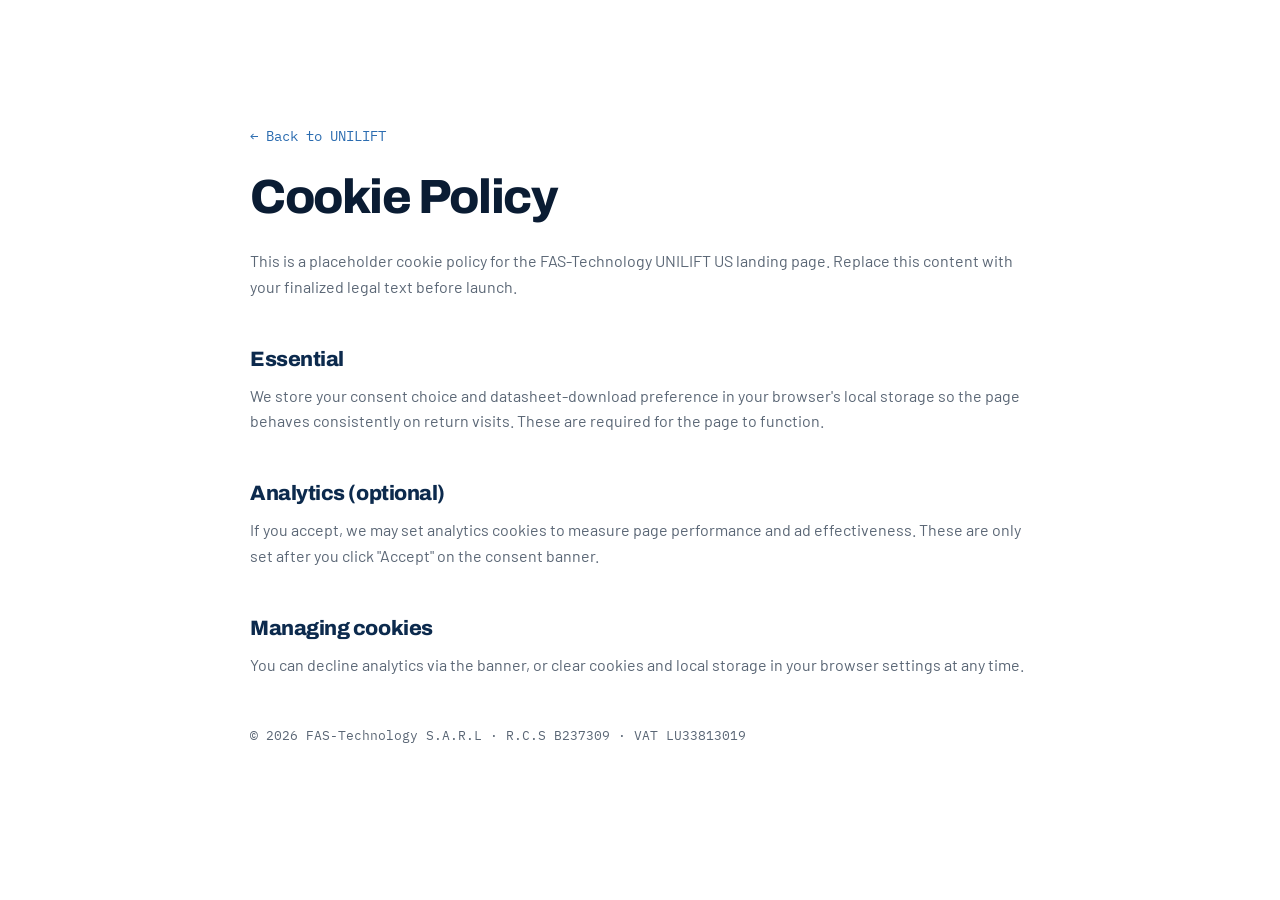
<file: cookie-policy.html>
<!DOCTYPE html>
<html lang="en">
<head>
  <meta charset="UTF-8">
  <meta name="viewport" content="width=device-width, initial-scale=1.0">
  <title>Cookie Policy | FAS-Technology</title>
  <meta name="robots" content="noindex, follow">
  <link rel="icon" href="/favicon.ico" sizes="48x48">
  <link rel="icon" type="image/png" href="/favicon-32.png" sizes="32x32">
  <link rel="apple-touch-icon" href="/apple-touch-icon.png">
  <link rel="preconnect" href="https://fonts.googleapis.com">
  <link rel="preconnect" href="https://fonts.gstatic.com" crossorigin>
  <link href="https://fonts.googleapis.com/css2?family=Archivo:wght@700;800;900&family=Barlow:wght@400;500;600&family=IBM+Plex+Mono:wght@400;500;600&display=swap" rel="stylesheet">
  <link rel="stylesheet" href="css/styles.css">
  <style>
    .legal { max-width: 780px; margin: 0 auto; padding: calc(var(--nav-h) + 3rem) 0 5rem; }
    .legal h1 { font-size: var(--fs-h2); margin-bottom: var(--sp-lg); }
    .legal h2 { font-size: 1.3rem; margin: var(--sp-2xl) 0 var(--sp-sm); color: var(--navy-800); }
    .legal p { color: var(--steel); margin-bottom: var(--sp-md); }
    .legal a { color: var(--blue-accent); }
    .legal__back { display: inline-block; margin-bottom: var(--sp-lg); font-family: var(--font-mono); font-size: 0.85rem; color: var(--blue-accent); }
  </style>
</head>
<body>
  <div class="container legal">
    <a href="index.html" class="legal__back">← Back to UNILIFT</a>
    <h1>Cookie Policy</h1>
    <p>This is a placeholder cookie policy for the FAS-Technology UNILIFT US landing page. Replace this content with your finalized legal text before launch.</p>

    <h2>Essential</h2>
    <p>We store your consent choice and datasheet-download preference in your browser's local storage so the page behaves consistently on return visits. These are required for the page to function.</p>

    <h2>Analytics (optional)</h2>
    <p>If you accept, we may set analytics cookies to measure page performance and ad effectiveness. These are only set after you click "Accept" on the consent banner.</p>

    <h2>Managing cookies</h2>
    <p>You can decline analytics via the banner, or clear cookies and local storage in your browser settings at any time.</p>

    <p style="margin-top:3rem; font-family:var(--font-mono); font-size:0.8rem;">© 2026 FAS-Technology S.A.R.L · R.C.S B237309 · VAT LU33813019</p>
  </div>
</body>
</html>
</file>
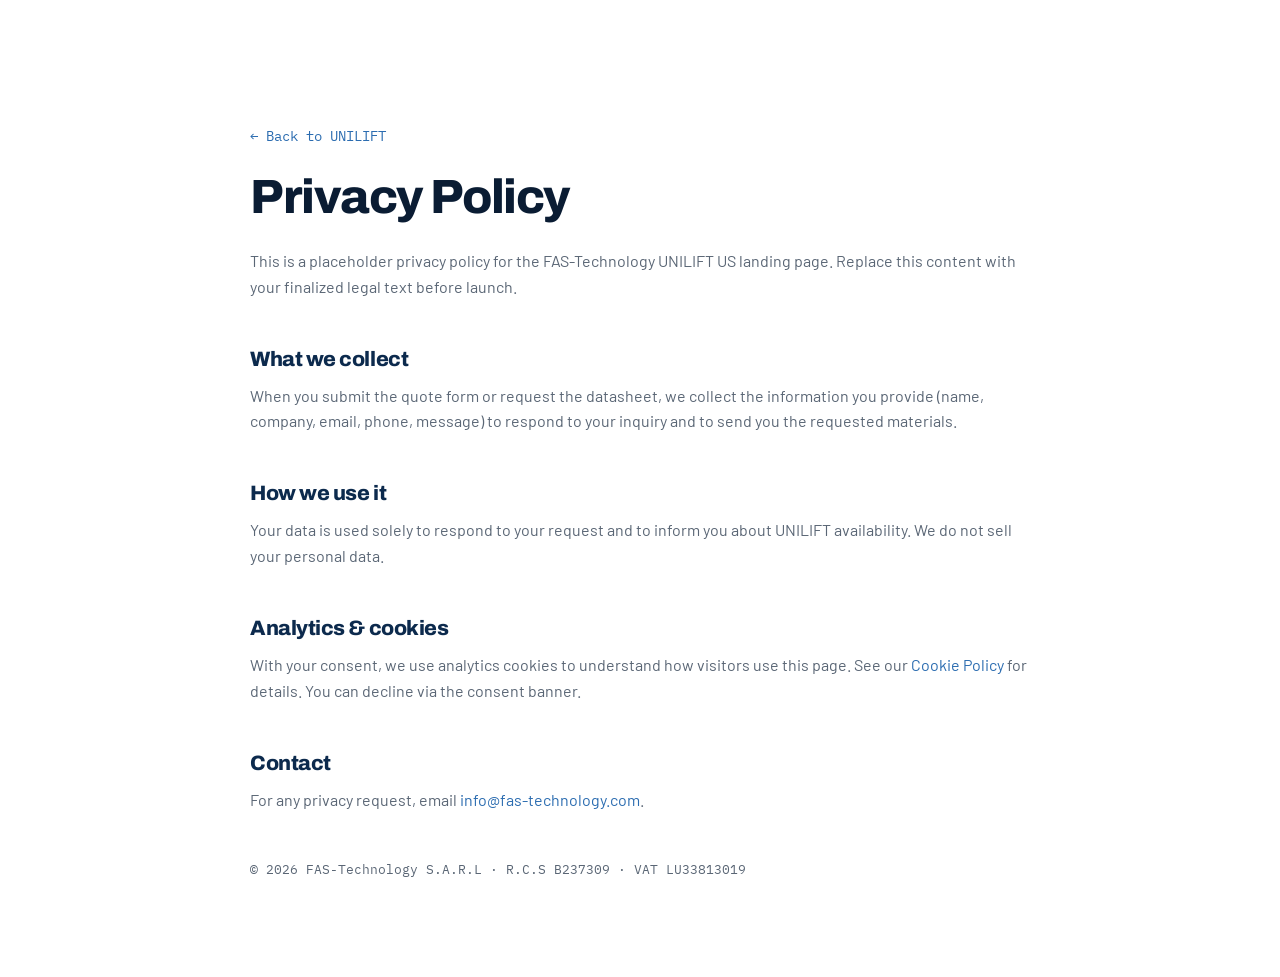
<file: privacy.html>
<!DOCTYPE html>
<html lang="en">
<head>
  <meta charset="UTF-8">
  <meta name="viewport" content="width=device-width, initial-scale=1.0">
  <title>Privacy Policy | FAS-Technology</title>
  <meta name="robots" content="noindex, follow">
  <link rel="icon" href="/favicon.ico" sizes="48x48">
  <link rel="icon" type="image/png" href="/favicon-32.png" sizes="32x32">
  <link rel="apple-touch-icon" href="/apple-touch-icon.png">
  <link rel="preconnect" href="https://fonts.googleapis.com">
  <link rel="preconnect" href="https://fonts.gstatic.com" crossorigin>
  <link href="https://fonts.googleapis.com/css2?family=Archivo:wght@700;800;900&family=Barlow:wght@400;500;600&family=IBM+Plex+Mono:wght@400;500;600&display=swap" rel="stylesheet">
  <link rel="stylesheet" href="css/styles.css">
  <style>
    .legal { max-width: 780px; margin: 0 auto; padding: calc(var(--nav-h) + 3rem) 0 5rem; }
    .legal h1 { font-size: var(--fs-h2); margin-bottom: var(--sp-lg); }
    .legal h2 { font-size: 1.3rem; margin: var(--sp-2xl) 0 var(--sp-sm); color: var(--navy-800); }
    .legal p { color: var(--steel); margin-bottom: var(--sp-md); }
    .legal a { color: var(--blue-accent); }
    .legal__back { display: inline-block; margin-bottom: var(--sp-lg); font-family: var(--font-mono); font-size: 0.85rem; color: var(--blue-accent); }
  </style>
</head>
<body>
  <div class="container legal">
    <a href="index.html" class="legal__back">← Back to UNILIFT</a>
    <h1>Privacy Policy</h1>
    <p>This is a placeholder privacy policy for the FAS-Technology UNILIFT US landing page. Replace this content with your finalized legal text before launch.</p>

    <h2>What we collect</h2>
    <p>When you submit the quote form or request the datasheet, we collect the information you provide (name, company, email, phone, message) to respond to your inquiry and to send you the requested materials.</p>

    <h2>How we use it</h2>
    <p>Your data is used solely to respond to your request and to inform you about UNILIFT availability. We do not sell your personal data.</p>

    <h2>Analytics &amp; cookies</h2>
    <p>With your consent, we use analytics cookies to understand how visitors use this page. See our <a href="cookie-policy.html">Cookie Policy</a> for details. You can decline via the consent banner.</p>

    <h2>Contact</h2>
    <p>For any privacy request, email <a href="mailto:info@fas-technology.com">info@fas-technology.com</a>.</p>

    <p style="margin-top:3rem; font-family:var(--font-mono); font-size:0.8rem;">© 2026 FAS-Technology S.A.R.L · R.C.S B237309 · VAT LU33813019</p>
  </div>
</body>
</html>
</file>
<file: css/styles.css>
/* ==========================================================================
   UNILIFT: FAS-Technology US landing page
   Design system + components. Vanilla CSS.
   Palette: navy primary, blue-accent for links/highlights, coral thin accent only.
   Type: Archivo (headings) · Barlow (body) · IBM Plex Mono (all data/numbers).
   ========================================================================== */

/* ---------- Tokens ---------- */
:root {
  /* Brand palette */
  --navy-900: #0A1C33;
  --navy-800: #0C2A4D;
  --navy-700: #123A66; /* brand / primary */
  --navy-600: #1B4C82;
  --blue-accent: #2B6CB0; /* headings highlights / links */
  --sky: #9CC3E5;
  --coral: #E8502E; /* THIN accent only */
  --paper: #F4F6F8;
  --white: #FFFFFF;
  --line: #E2E6EB;
  --ink: #14202E; /* body text */
  --steel: #5A6675; /* secondary text */

  /* Fonts */
  --font-head: 'Archivo', system-ui, sans-serif;
  --font-body: 'Barlow', system-ui, sans-serif;
  --font-mono: 'IBM Plex Mono', ui-monospace, 'Courier New', monospace;

  /* Radius / shape */
  --radius: 4px;
  --radius-sm: 3px;

  /* Spacing scale */
  --sp-xs: 0.5rem;
  --sp-sm: 0.75rem;
  --sp-md: 1rem;
  --sp-lg: 1.5rem;
  --sp-xl: 2rem;
  --sp-2xl: 3rem;
  --sp-3xl: 4.5rem;
  --sp-section: clamp(4rem, 9vw, 8rem);

  /* Fluid type */
  --fs-h1: clamp(2.4rem, 6vw, 4.5rem);
  --fs-h2: clamp(1.9rem, 4vw, 3rem);
  --fs-h3: clamp(1.25rem, 2.2vw, 1.6rem);
  --fs-body: clamp(1rem, 1.1vw, 1.125rem);
  --fs-small: 0.875rem;
  --fs-kicker: 0.78rem;

  /* Layout */
  --container: 1200px;
  --nav-h: 74px;

  /* Motion */
  --ease: cubic-bezier(0.22, 1, 0.36, 1);
  --shadow-sm: 0 2px 8px rgba(10, 28, 51, 0.06);
  --shadow-md: 0 12px 32px rgba(10, 28, 51, 0.12);
  --shadow-lg: 0 24px 60px rgba(10, 28, 51, 0.18);
}

/* ---------- Reset / base ---------- */
*, *::before, *::after { box-sizing: border-box; }
* { margin: 0; padding: 0; }

html {
  -webkit-text-size-adjust: 100%;
}

/* Lenis smooth scroll (required base styles) */
html.lenis, html.lenis body { height: auto; }
.lenis.lenis-smooth { scroll-behavior: auto !important; }
.lenis.lenis-smooth [data-lenis-prevent] { overscroll-behavior: contain; }
.lenis.lenis-stopped { overflow: hidden; }
.lenis.lenis-smooth iframe { pointer-events: none; }

/* Scroll progress bar */
.scroll-progress {
  position: fixed;
  top: 0; left: 0;
  height: 3px; width: 100%;
  background: var(--coral);
  transform: scaleX(0);
  transform-origin: 0 50%;
  z-index: 200;
  will-change: transform;
}

body {
  font-family: var(--font-body);
  font-size: var(--fs-body);
  font-weight: 400;
  line-height: 1.62;
  color: var(--ink);
  background: var(--white);
  -webkit-font-smoothing: antialiased;
  -moz-osx-font-smoothing: grayscale;
  text-rendering: optimizeLegibility;
  overflow-x: hidden;
}

img { max-width: 100%; display: block; }
a { color: inherit; text-decoration: none; }
button { font-family: inherit; cursor: pointer; border: none; background: none; }
ul { list-style: none; }
p { text-wrap: pretty; }

h1, h2, h3, h4 {
  font-family: var(--font-head);
  font-weight: 800;
  line-height: 1.1;
  letter-spacing: -0.022em;
  color: var(--navy-900);
  text-wrap: balance;
}
h1 { letter-spacing: -0.03em; }

/* Numbers / technical data signature */
.mono, .num {
  font-family: var(--font-mono);
  font-feature-settings: 'tnum' 1;
  letter-spacing: -0.01em;
}

/* ---------- Layout helpers ---------- */
.container {
  width: 100%;
  max-width: var(--container);
  margin: 0 auto;
  padding: 0 clamp(1.25rem, 4vw, 2.5rem);
}

.section { padding: var(--sp-section) 0; position: relative; }
.section--white { background: var(--white); }
.section--paper { background: var(--paper); }
.section--navy { background: var(--navy-700); color: var(--white); }
.section--navy-800 { background: var(--navy-800); color: var(--white); }
.section--bleed { padding: 0; }

.on-dark, .on-dark h1, .on-dark h2, .on-dark h3, .on-dark h4 { color: var(--white); }
.on-dark p { color: rgba(255, 255, 255, 0.82); }

.text-steel { color: var(--steel); }
.visually-hidden {
  position: absolute; width: 1px; height: 1px;
  padding: 0; margin: -1px; overflow: hidden;
  clip: rect(0, 0, 0, 0); white-space: nowrap; border: 0;
}

/* ---------- Kicker ---------- */
.kicker {
  display: inline-flex;
  align-items: center;
  font-family: var(--font-mono);
  font-size: var(--fs-kicker);
  font-weight: 600;
  letter-spacing: 0.16em;
  text-transform: uppercase;
  color: var(--blue-accent);
  margin-bottom: var(--sp-md);
  position: relative;
  padding-bottom: 0.55rem;
}
.kicker::after {
  content: "";
  position: absolute;
  left: 0; bottom: 0;
  width: 32px; height: 2px;
  background: var(--coral); /* thin coral accent */
}
.kicker--white { color: rgba(255, 255, 255, 0.92); }
.kicker--center { justify-content: center; }
.kicker--center::after { left: 50%; transform: translateX(-50%); }

.section-head { max-width: 640px; margin-bottom: var(--sp-3xl); }
.section-head--center { margin-left: auto; margin-right: auto; text-align: center; }
.section-head h2 { font-size: var(--fs-h2); margin-bottom: var(--sp-md); }
.section-head p { color: var(--steel); font-size: 1.05rem; }
.on-dark .section-head p { color: rgba(255, 255, 255, 0.8); }

/* Blue highlight for heading fragments */
.hl { color: var(--blue-accent); }

/* ---------- Buttons ---------- */
.btn {
  display: inline-flex;
  align-items: center;
  gap: 0.55rem;
  font-family: var(--font-body);
  font-weight: 600;
  font-size: 0.98rem;
  line-height: 1;
  padding: 0.95rem 1.5rem;
  border-radius: var(--radius);
  transition: background 0.25s var(--ease), color 0.25s var(--ease),
              border-color 0.25s var(--ease), transform 0.25s var(--ease),
              box-shadow 0.25s var(--ease);
  border: 2px solid transparent;
  white-space: nowrap;
}
.btn:active { transform: translateY(1px); }
.btn__arrow { transition: transform 0.25s var(--ease); }
.btn:hover .btn__arrow { transform: translateX(4px); }

.btn--primary { background: var(--navy-700); color: var(--white); border-color: var(--navy-700); }
.btn--primary:hover { background: var(--navy-800); border-color: var(--navy-800); box-shadow: var(--shadow-md); }

.btn--light { background: var(--white); color: var(--navy-800); border-color: var(--white); }
.btn--light:hover { background: var(--paper); box-shadow: var(--shadow-md); }

.btn--outline { background: transparent; color: var(--navy-800); border-color: var(--navy-700); }
.btn--outline:hover { background: var(--navy-700); color: var(--white); }

.btn--outline-white { background: transparent; color: var(--white); border-color: rgba(255, 255, 255, 0.55); }
.btn--outline-white:hover { background: var(--white); color: var(--navy-800); border-color: var(--white); }

.btn--ghost {
  background: transparent; color: var(--navy-700);
  border: none; padding: 0.5rem 0; font-weight: 600;
  border-bottom: 2px solid var(--coral); border-radius: 0;
}
.btn--ghost:hover { color: var(--navy-900); }

.btn--lg { padding: 1.1rem 1.9rem; font-size: 1.05rem; }
.btn--sm { padding: 0.7rem 1.15rem; font-size: 0.9rem; }
.btn--full { width: 100%; justify-content: center; }

:focus-visible { outline: 2px solid var(--navy-700); outline-offset: 3px; border-radius: 2px; }
.on-dark :focus-visible, .nav--transparent :focus-visible { outline-color: var(--coral); }

/* ==========================================================================
   NAVBAR
   ========================================================================== */
.nav {
  position: fixed;
  top: 0; left: 0; right: 0;
  z-index: 100;
  height: var(--nav-h);
  transition: background 0.3s var(--ease), box-shadow 0.3s var(--ease);
}
.nav__inner {
  height: 100%;
  max-width: var(--container);
  margin: 0 auto;
  padding: 0 clamp(1.25rem, 4vw, 2.5rem);
  display: flex;
  align-items: center;
  justify-content: space-between;
  gap: var(--sp-lg);
}
.nav__brand { display: flex; align-items: center; color: var(--white); padding: 0; }
.brand-logo {
  height: 44px;
  width: auto;
  display: block;
  object-fit: contain;
}
.brand-logo--footer { height: 48px; }

.nav__links { display: flex; align-items: center; gap: clamp(1rem, 2vw, 2rem); }
.nav__link {
  font-family: var(--font-mono);
  font-size: 0.8rem;
  font-weight: 500;
  letter-spacing: 0.08em;
  text-transform: uppercase;
  color: rgba(255, 255, 255, 0.85);
  position: relative;
  padding: 0.35rem 0;
  transition: color 0.2s var(--ease);
}
.nav__link::after {
  content: ""; position: absolute; left: 0; bottom: -2px;
  width: 0; height: 2px; background: var(--coral);
  transition: width 0.25s var(--ease);
}
.nav__link:hover { color: var(--white); }
.nav__link:hover::after { width: 100%; }

.nav__cta { flex-shrink: 0; }

/* Scrolled state */
.nav--scrolled {
  background: var(--navy-700);
  box-shadow: 0 4px 24px rgba(10, 28, 51, 0.28);
}
.nav--scrolled .nav__link { color: rgba(255, 255, 255, 0.85); }

/* Hamburger */
.nav__toggle {
  display: none;
  flex-direction: column;
  justify-content: center;
  gap: 5px;
  width: 44px; height: 44px;
  z-index: 120;
}
.nav__toggle span {
  display: block; height: 2px; width: 26px;
  background: var(--white); border-radius: 2px;
  transition: transform 0.3s var(--ease), opacity 0.2s var(--ease);
  margin-left: auto;
}
.nav__toggle[aria-expanded="true"] span:nth-child(1) { transform: translateY(7px) rotate(45deg); }
.nav__toggle[aria-expanded="true"] span:nth-child(2) { opacity: 0; }
.nav__toggle[aria-expanded="true"] span:nth-child(3) { transform: translateY(-7px) rotate(-45deg); }

/* Mobile overlay */
.nav__mobile {
  position: fixed;
  inset: 0;
  background: var(--navy-900);
  z-index: 110;
  display: flex;
  flex-direction: column;
  justify-content: center;
  align-items: flex-start;
  gap: var(--sp-lg);
  padding: 0 clamp(1.5rem, 8vw, 4rem);
  opacity: 0;
  visibility: hidden;
  transform: translateY(-8px);
  transition: opacity 0.35s var(--ease), transform 0.35s var(--ease), visibility 0.35s;
}
.nav__mobile.is-open { opacity: 1; visibility: visible; transform: translateY(0); }
.nav__mobile .nav__link {
  font-size: 1.6rem;
  color: var(--white);
  opacity: 0;
  transform: translateY(14px);
}
.nav__mobile.is-open .nav__link { animation: navItemIn 0.5s var(--ease) forwards; }
.nav__mobile .btn { margin-top: var(--sp-md); opacity: 0; transform: translateY(14px); }
.nav__mobile.is-open .btn { animation: navItemIn 0.5s var(--ease) forwards; animation-delay: 0.35s; }
@keyframes navItemIn { to { opacity: 1; transform: translateY(0); } }

/* ==========================================================================
   HERO
   ========================================================================== */
.hero {
  position: relative;
  min-height: 92vh;
  display: flex;
  align-items: flex-end;
  background: var(--navy-900);
  overflow: hidden;
  isolation: isolate;
}
.hero__bg {
  position: absolute; inset: 0; z-index: -2;
  background-color: var(--navy-900);
  background-size: cover;
  background-position: center;
}
/* Blueprint grid placeholder (fallback if hero image missing) */
.hero__bg--placeholder {
  background-image:
    linear-gradient(rgba(156, 195, 229, 0.06) 1px, transparent 1px),
    linear-gradient(90deg, rgba(156, 195, 229, 0.06) 1px, transparent 1px),
    radial-gradient(circle at 70% 20%, rgba(27, 76, 130, 0.5), transparent 55%);
  background-size: 44px 44px, 44px 44px, 100% 100%;
}
.hero__bg--photo { background-color: var(--navy-900); }
.hero__overlay {
  position: absolute; inset: 0; z-index: -1;
  background: linear-gradient(180deg,
    rgba(10, 28, 51, 0.34) 0%,
    rgba(10, 28, 51, 0.46) 45%,
    rgba(10, 28, 51, 0.62) 100%);
}
.hero__inner {
  width: 100%;
  max-width: var(--container);
  margin: 0 auto;
  padding: 0 clamp(1.25rem, 4vw, 2.5rem) clamp(5rem, 12vh, 9rem);
}
.hero__content { max-width: 820px; }
.hero__kicker {
  color: #fff;
  font-size: clamp(0.82rem, 1.1vw, 0.9rem);
  margin-bottom: calc(var(--sp-md) + 0.15rem);
  padding-bottom: 0.62rem;
}
.hero__kicker::after { width: 36px; }
.hero__title {
  font-size: clamp(2.65rem, 6.6vw, 4.85rem);
  font-weight: 900;
  line-height: 1.06;
  color: var(--white);
  margin-bottom: calc(var(--sp-lg) + 0.25rem);
  max-width: 16ch;
}
.hero__title .line { display: block; overflow: hidden; }
.hero__title .line > span { display: block; }
.hero__subtitle {
  font-size: clamp(1.12rem, 1.75vw, 1.48rem);
  line-height: 1.58;
  color: rgba(255, 255, 255, 0.84);
  max-width: 52ch;
  margin-bottom: calc(var(--sp-xl) + 0.25rem);
  font-weight: 400;
}
.hero__actions { display: flex; flex-wrap: wrap; gap: calc(var(--sp-md) + 0.15rem); }
.hero__actions .btn--lg {
  padding: 1.15rem 2rem;
  font-size: 1.1rem;
}
.hero__certs {
  display: flex; flex-wrap: wrap; gap: 0.5rem 1.25rem;
  margin-top: calc(var(--sp-lg) + 0.15rem);
  font-family: var(--font-mono);
  font-size: clamp(0.74rem, 1vw, 0.8rem);
  letter-spacing: 0.08em;
  text-transform: uppercase;
  color: rgba(255, 255, 255, 0.62);
}
.hero__certs li { position: relative; }
.hero__certs li + li::before {
  content: "\00b7";
  position: absolute;
  left: -0.72rem;
  color: rgba(255, 255, 255, 0.35);
}

.hero__scroll {
  position: absolute;
  bottom: 1.75rem; left: 50%;
  transform: translateX(-50%);
  display: flex; flex-direction: column; align-items: center; gap: 0.6rem;
  font-family: var(--font-mono);
  font-size: 0.68rem;
  letter-spacing: 0.22em;
  color: rgba(255, 255, 255, 0.6);
  text-transform: uppercase;
}
.hero__scroll-line {
  width: 1px; height: 46px;
  background: linear-gradient(180deg, rgba(255,255,255,0.6), transparent);
  position: relative; overflow: hidden;
}
.hero__scroll-line::after {
  content: ""; position: absolute; top: 0; left: 0;
  width: 100%; height: 40%;
  background: var(--coral);
  animation: scrollLine 1.8s var(--ease) infinite;
}
@keyframes scrollLine { 0% { transform: translateY(-100%); } 100% { transform: translateY(250%); } }

/* Hero load animation targets */
.hero [data-hero-anim] { opacity: 0; transform: translateY(18px); }

/* ==========================================================================
   PRODUCT SECTION + VIEWER
   ========================================================================== */
.product__grid {
  display: grid;
  grid-template-columns: 1fr 1.1fr;
  gap: clamp(2rem, 5vw, 5rem);
  align-items: center;
}
.product__text { max-width: 520px; }
.product__title { font-size: var(--fs-h2); margin-bottom: var(--sp-lg); }
.product__lead { color: var(--steel); font-size: 1.08rem; margin-bottom: var(--sp-xl); }

.points { display: flex; flex-direction: column; gap: var(--sp-lg); }
.point { display: grid; grid-template-columns: 48px 1fr; gap: var(--sp-md); align-items: start; }
.point__icon {
  width: 48px; height: 48px;
  display: grid; place-items: center;
  background: var(--paper);
  border: 1px solid var(--line);
  border-radius: var(--radius);
  color: var(--navy-700);
}
.point__icon svg { width: 24px; height: 24px; }
.point__label { font-family: var(--font-head); font-weight: 800; font-size: 1.02rem; color: var(--navy-900); margin-bottom: 0.15rem; }
.point__label .num { font-weight: 700; }
.point__desc { color: var(--steel); font-size: 0.96rem; line-height: 1.5; }

/* Viewer */
.viewer-stack {
  display: flex;
  flex-direction: column;
  gap: var(--sp-lg);
}
.viewer__actions {
  display: flex;
  flex-wrap: wrap;
  gap: var(--sp-md);
  justify-content: center;
}
.viewer {
  position: relative;
  aspect-ratio: 1 / 1;
  width: 100%;
  background: var(--white);
  border: 1px solid var(--line);
  border-radius: var(--radius);
  overflow: hidden;
  user-select: none;
  touch-action: pan-y;
}
.viewer__canvas {
  width: 100%; height: 100%;
  display: block;
  cursor: grab;
}
.viewer.is-dragging .viewer__canvas { cursor: grabbing; }
.viewer__label {
  position: absolute;
  left: 50%; bottom: 0.35rem;
  transform: translateX(-50%);
  font-family: var(--font-mono);
  font-size: 0.88rem;
  font-weight: 600;
  letter-spacing: 0.14em;
  text-transform: uppercase;
  color: var(--navy-900);
  pointer-events: none;
  transition: opacity 0.4s var(--ease);
  display: inline-flex;
  flex-direction: row;
  align-items: center;
  justify-content: center;
  gap: 0.55rem;
  line-height: 1;
}
.viewer__label-text {
  white-space: nowrap;
  line-height: 1;
}
.viewer__drag-gesture {
  display: flex;
  align-items: center;
  justify-content: center;
  flex-shrink: 0;
  color: var(--navy-900);
  line-height: 0;
  animation: viewerSwipeLeft 1.4s ease-in-out infinite;
}
.viewer__swipe-icon {
  display: block;
  width: 36px;
  height: 14px;
}
@keyframes viewerSwipeLeft {
  0%, 100% { transform: translateX(5px); opacity: 0.55; }
  50% { transform: translateX(-5px); opacity: 1; }
}
.viewer__hint-icon { color: var(--coral); font-size: 0.9rem; }

/* Hotspots */
.viewer__hotspots { position: absolute; inset: 0; pointer-events: none; }
.viewer__hotspots.is-hidden { opacity: 0; visibility: hidden; }
.hotspot {
  position: absolute;
  width: 22px; height: 22px;
  transform: translate(-50%, -50%);
  pointer-events: auto;
  border-radius: 50%;
}
.hotspot__dot {
  position: absolute; inset: 0; margin: auto;
  width: 12px; height: 12px;
  background: var(--navy-700);
  border: 2px solid var(--coral);
  border-radius: 50%;
  z-index: 2;
}
.hotspot::before {
  content: ""; position: absolute; inset: 0;
  border-radius: 50%;
  border: 2px solid var(--coral);
  animation: hotspotPulse 2s var(--ease) infinite;
}
@keyframes hotspotPulse {
  0% { transform: scale(0.6); opacity: 0.9; }
  100% { transform: scale(2.1); opacity: 0; }
}
.hotspot__popover {
  position: absolute;
  bottom: calc(100% + 12px);
  left: 50%;
  transform: translateX(-50%) translateY(6px);
  width: max-content;
  max-width: 220px;
  background: var(--navy-900);
  color: var(--white);
  padding: 0.7rem 0.9rem;
  border-radius: var(--radius);
  box-shadow: var(--shadow-md);
  opacity: 0; visibility: hidden;
  transition: opacity 0.2s var(--ease), transform 0.2s var(--ease), visibility 0.2s;
  z-index: 5;
  text-align: left;
}
.hotspot__popover::after {
  content: ""; position: absolute; top: 100%; left: 50%;
  transform: translateX(-50%);
  border: 6px solid transparent; border-top-color: var(--navy-900);
}
.hotspot.is-open .hotspot__popover { opacity: 1; visibility: visible; transform: translateX(-50%) translateY(0); }
.hotspot__title { font-family: var(--font-mono); font-size: 0.72rem; letter-spacing: 0.08em; text-transform: uppercase; color: var(--sky); margin-bottom: 0.2rem; }
.hotspot__text { font-size: 0.82rem; line-height: 1.4; color: rgba(255,255,255,0.9); }

/* model-viewer scaffold */
.viewer model-viewer { width: 100%; height: 100%; --poster-color: transparent; }

/* Lightbox */
.lightbox {
  position: fixed; inset: 0; z-index: 200;
  background: rgba(10, 28, 51, 0.94);
  display: none;
  align-items: center; justify-content: center;
  padding: 1.5rem;
}
.lightbox.is-open { display: flex; }
.lightbox img { max-width: 92vw; max-height: 88vh; object-fit: contain; }
.lightbox__close {
  position: absolute; top: 1.25rem; right: 1.25rem;
  width: 44px; height: 44px; color: #fff; font-size: 1.8rem;
  display: grid; place-items: center;
}

/* ==========================================================================
   XRAY — SCROLL STEPS (Inside the UNILIFT)
   ========================================================================== */
.xray {
  position: relative;
  background: var(--navy-900);
  color: var(--white);
  overflow: clip;
}
.xray__glow {
  position: absolute;
  inset: 0;
  pointer-events: none;
  background: radial-gradient(ellipse 85% 55% at 50% 0%, rgba(43, 108, 176, 0.14) 0%, transparent 68%);
}
.xray__intro {
  position: relative;
  padding: clamp(24px, 3vw, 40px) 0 clamp(12px, 2vw, 20px);
}
.xray__kicker {
  font-family: var(--font-mono);
  font-size: 12px;
  letter-spacing: 0.16em;
  text-transform: uppercase;
  display: inline-block;
  color: var(--white);
}
.xray__kicker::after {
  content: '';
  display: block;
  width: 34px;
  height: 2px;
  background: var(--coral);
  margin-top: 8px;
}
.xray__heading {
  font-family: var(--font-head);
  font-weight: 900;
  letter-spacing: -0.01em;
  font-size: clamp(32px, 4.4vw, 56px);
  line-height: 1.04;
  margin-top: 8px;
  max-width: 14ch;
  color: var(--white);
}
.xray__steps {
  margin-top: clamp(8px, 1.2vw, 16px);
  padding-bottom: clamp(28px, 4vh, 44px);
}
.xray__carousel {
  position: relative;
}
.xray__stage {
  display: grid;
  grid-template-columns: minmax(0, 46%) minmax(0, 54%);
  gap: clamp(20px, 3vw, 40px);
  align-items: center;
}
.xray__media-col {
  display: flex;
  flex-direction: column;
  min-width: 0;
  max-width: min(62vw, 580px);
}
.xray__media {
  position: relative;
  width: 100%;
  aspect-ratio: 4 / 5;
  border-radius: 12px;
  overflow: hidden;
  background: #fff;
  box-shadow: 0 24px 48px -16px rgba(0, 0, 0, 0.45);
}
.xray__frame {
  position: absolute;
  inset: 0;
  border-radius: 0;
  background: transparent;
  box-shadow: none;
  overflow: hidden;
  opacity: 0;
  visibility: hidden;
  will-change: transform, opacity;
  z-index: 2;
}
.xray__frame.is-active {
  opacity: 1;
  visibility: visible;
  z-index: 3;
}
.xray__frame img {
  display: block;
  width: 100%;
  height: 100%;
  object-fit: cover;
  object-position: center center;
  transform: scale(1.06);
  will-change: transform;
  position: relative;
  z-index: 1;
}
.xray__copy-stack {
  position: relative;
  min-height: 260px;
  padding: 0 clamp(0px, 2vw, 16px);
}
.xray__panel {
  position: absolute;
  top: 0;
  left: 0;
  width: 100%;
  opacity: 0;
  visibility: hidden;
  pointer-events: none;
  will-change: transform, opacity;
}
.xray__panel.is-active {
  opacity: 1;
  visibility: visible;
  pointer-events: auto;
  z-index: 2;
}
.xray__progress {
  display: flex;
  align-items: center;
  gap: 10px;
  position: relative;
  z-index: 2;
}
.xray__media-foot {
  position: relative;
  margin-top: clamp(14px, 2.2vh, 20px);
}
.xray__dot {
  font-family: var(--font-mono);
  font-size: 11px;
  font-weight: 600;
  letter-spacing: 0.08em;
  color: rgba(255, 255, 255, 0.35);
  transition: color 0.35s ease, opacity 0.35s ease;
}
.xray__dot.is-active {
  color: var(--coral);
}
.xray__dot + .xray__dot::before {
  content: none;
}
.xray__eyebrow {
  display: flex;
  align-items: center;
  gap: 12px;
  margin-bottom: 12px;
}
.xray__idx {
  font-family: var(--font-mono);
  font-weight: 600;
  font-size: 13px;
  letter-spacing: 0.06em;
  color: var(--sky);
  opacity: 0.65;
  transition: color 0.3s ease, opacity 0.3s ease;
}
.xray__rule {
  height: 1.5px;
  flex: 0 0 48px;
  background: rgba(255, 255, 255, 0.12);
  position: relative;
  overflow: hidden;
}
.xray__rule::after {
  content: '';
  position: absolute;
  inset: 0;
  background: var(--coral);
  transform: scaleX(0);
  transform-origin: left;
  transition: transform 0.55s ease 0.08s;
}
.xray__step.is-active .xray__rule::after,
.xray__panel.is-active .xray__rule::after {
  transform: scaleX(1);
}
.xray__step.is-active .xray__idx,
.xray__panel.is-active .xray__idx {
  color: var(--coral);
  opacity: 1;
}
.xray__title {
  font-family: var(--font-head);
  font-weight: 800;
  letter-spacing: -0.01em;
  font-size: clamp(26px, 3vw, 40px);
  line-height: 1.08;
  color: var(--white);
}
.xray__sub {
  font-family: var(--font-mono);
  font-size: 12px;
  letter-spacing: 0.1em;
  text-transform: uppercase;
  color: var(--sky);
  margin-top: 8px;
}
.xray__text {
  font-family: var(--font-body);
  font-size: 16px;
  line-height: 1.6;
  color: rgba(255, 255, 255, 0.78);
  max-width: 46ch;
  margin-top: 10px;
}
.xray__spec {
  display: flex;
  gap: 20px;
  margin-top: 16px;
  flex-wrap: wrap;
}
.xray__spec div {
  font-family: var(--font-mono);
}
.xray__spec .k {
  display: block;
  font-size: 10px;
  letter-spacing: 0.12em;
  color: rgba(255, 255, 255, 0.42);
  text-transform: uppercase;
}
.xray__spec .v {
  font-size: 15px;
  color: var(--white);
  font-weight: 600;
}
.xray__panel .xray__copy > *,
.xray__step .xray__copy > * {
  opacity: 0.35;
  transform: translateY(8px);
  transition: opacity 0.45s ease, transform 0.45s ease;
}
.xray__panel.is-active > *,
.xray__step.is-active .xray__copy > * {
  opacity: 1;
  transform: none;
}
.xray__panel.is-active > *:nth-child(2),
.xray__step.is-active .xray__copy > *:nth-child(2) { transition-delay: 0.04s; }
.xray__panel.is-active > *:nth-child(3),
.xray__step.is-active .xray__copy > *:nth-child(3) { transition-delay: 0.08s; }
.xray__panel.is-active > *:nth-child(4),
.xray__step.is-active .xray__copy > *:nth-child(4) { transition-delay: 0.12s; }
.xray__panel.is-active > *:nth-child(5),
.xray__step.is-active .xray__copy > *:nth-child(5) { transition-delay: 0.16s; }
.xray__mobile {
  display: none;
  padding-bottom: clamp(28px, 4vh, 44px);
}
.xray-mobile__nav {
  display: flex;
  align-items: center;
  justify-content: center;
  gap: 12px;
  margin-bottom: var(--sp-xl);
  position: sticky;
  top: calc(var(--nav-h) + 6px);
  z-index: 5;
  padding: var(--sp-sm) 0 var(--sp-md);
  background: linear-gradient(180deg, var(--navy-900) 65%, rgba(10, 28, 51, 0));
}
.xray-mobile__nav-dot {
  font-family: var(--font-mono);
  font-size: 11px;
  font-weight: 600;
  letter-spacing: 0.08em;
  color: rgba(255, 255, 255, 0.35);
  background: none;
  border: none;
  padding: 0.35rem 0.5rem;
  cursor: pointer;
  transition: color 0.25s ease;
}
.xray-mobile__nav-dot.is-active { color: var(--coral); }
.xray-mobile__card {
  margin-bottom: var(--sp-3xl);
  scroll-margin-top: calc(var(--nav-h) + 3.5rem);
}
.xray-mobile__card:last-child { margin-bottom: 0; }
.xray-mobile__media {
  position: relative;
  width: 100%;
  aspect-ratio: 1 / 1;
  max-height: min(88vw, 380px);
  margin: 0 auto var(--sp-lg);
  border-radius: 12px;
  overflow: hidden;
  background: #fff;
  box-shadow: 0 20px 44px -14px rgba(0, 0, 0, 0.5);
}
.xray-mobile__media img {
  display: block;
  width: 100%;
  height: 100%;
  object-fit: cover;
  object-position: center center;
}
.xray-mobile__body {
  padding: 0 2px;
}
@media (max-width: 1023px) {
  .xray__steps { display: none; }
  .xray__mobile { display: block; }
  .xray__intro { padding-bottom: var(--sp-lg); }
  .xray__heading { max-width: none; font-size: clamp(28px, 8vw, 40px); }
  .xray__title { font-size: clamp(22px, 5.5vw, 28px); }
  .xray__text { font-size: 0.98rem; line-height: 1.65; }
}
@media (max-width: 1023px) {
  .xray__stage {
    grid-template-columns: 1fr;
    gap: clamp(18px, 4vw, 28px);
  }
  .xray__media-col {
    max-width: min(92vw, 420px);
    margin: 0 auto;
  }
  .xray__copy-stack {
    min-height: clamp(200px, 32vh, 280px);
    text-align: left;
  }
  .xray__progress {
    justify-content: center;
    padding-left: 0;
  }
}
@media (prefers-reduced-motion: reduce) {
  .xray * {
    transition: none !important;
    animation: none !important;
  }
  .xray__step .xray__copy > *,
  .xray__panel > * {
    opacity: 1;
    transform: none;
  }
}

/* Photo crop presets (studio shots, white background) */
.media-crop { object-fit: cover; }
.feature-card__media .media-crop {
  width: 100%; height: 100%;
  transform: scale(1.14);
  transition: transform 0.7s var(--ease);
}
.feature-card:hover .feature-card__media .media-crop { transform: scale(1.2); }
.ctaband__card .media-crop {
  width: 100%; height: 100%;
  max-width: 100%; max-height: 100%;
  object-fit: contain;
}
.media-crop--front { object-position: 50% 36%; }
.media-crop--osla { object-position: center 20%; transform: scale(1.12); }
.media-crop--base { object-position: center 68%; }
.media-crop--body { object-position: 55% center; }
.media-crop--motor { object-position: center 24%; }
.media-crop--panel { object-position: 24% center; }
.media-crop--mount { object-position: 78% center; }
.media-crop--product { object-position: center 32%; }

/* ==========================================================================
   CTA BAND
   ========================================================================== */
.ctaband {
  position: relative;
  overflow: hidden;
  background:
    radial-gradient(120% 140% at 85% 20%, rgba(43, 108, 176, 0.28) 0%, transparent 55%),
    var(--navy-900, #0A1C33);
  color: var(--white);
}
.ctaband__inner {
  max-width: var(--container, 1200px);
  margin: 0 auto;
  padding: clamp(3.25rem, 7vw, 5.5rem) clamp(1.25rem, 4vw, 2.5rem);
  display: grid;
  grid-template-columns: 1.15fr 0.85fr;
  align-items: center;
  gap: clamp(2rem, 5vw, 4rem);
}
.ctaband__body { max-width: 560px; }
.ctaband__title { font-size: var(--fs-h2); margin: 0.5rem 0 var(--sp-md); color: var(--white); }
.ctaband__text { color: rgba(255, 255, 255, 0.82); font-size: 1.05rem; margin-bottom: var(--sp-xl); }
.ctaband__actions { display: flex; flex-wrap: wrap; gap: var(--sp-md); }
.ctaband__card {
  background: var(--white);
  border-radius: calc(var(--radius) * 2);
  padding: clamp(1.25rem, 3vw, 2.25rem);
  aspect-ratio: 4 / 3;
  display: grid;
  place-items: center;
  box-shadow: var(--shadow-lg);
}
.ctaband__card img { max-width: 100%; max-height: 100%; width: auto; height: auto; object-fit: contain; }
@media (max-width: 820px) {
  .ctaband__inner { grid-template-columns: 1fr; }
  .ctaband__card { order: -1; max-width: 340px; }
}

/* ==========================================================================
   FEATURE CARDS
   ========================================================================== */
.features__grid {
  display: grid;
  grid-template-columns: repeat(4, 1fr);
  gap: var(--sp-lg);
}
.feature-card {
  background: var(--white);
  border: 1px solid var(--line);
  border-radius: var(--radius);
  overflow: hidden;
  text-align: center;
  padding-bottom: var(--sp-xl);
  transition: transform 0.4s var(--ease), box-shadow 0.4s var(--ease), border-color 0.4s var(--ease);
}
.feature-card:hover {
  transform: translateY(-6px);
  box-shadow: var(--shadow-md);
  border-color: transparent;
}
.feature-card__media {
  aspect-ratio: 4 / 3;
  background: var(--paper);
  overflow: hidden;
  margin-bottom: var(--sp-lg);
  border-bottom: 1px solid var(--line);
}
.feature-card__media img {
  width: 100%; height: 100%;
  object-fit: cover;
}
.feature-card__title { color: var(--navy-800); font-size: 1.08rem; margin: 0 var(--sp-md) var(--sp-sm); }
.feature-card__desc { color: var(--steel); font-size: 0.92rem; padding: 0 var(--sp-lg); }

/* Feature rows (hoist main features) */
.features__list {
  display: grid;
  grid-template-columns: repeat(2, 1fr);
  gap: clamp(1.25rem, 3vw, 2rem);
  max-width: 980px;
  margin: 0 auto;
}
.feature-row {
  display: grid;
  grid-template-columns: 140px 1fr;
  gap: var(--sp-lg);
  align-items: center;
  padding: var(--sp-lg) var(--sp-xl);
  background: var(--white);
  border: 1px solid var(--line);
  border-radius: var(--radius);
  transition: transform 0.35s var(--ease), box-shadow 0.35s var(--ease), border-color 0.35s var(--ease);
}
.feature-row:hover {
  transform: translateY(-3px);
  box-shadow: var(--shadow-md);
  border-color: transparent;
}
.feature-row__thumb {
  aspect-ratio: 1;
  background: var(--paper);
  border-radius: calc(var(--radius) * 0.75);
  border: 1px solid var(--line);
  display: grid;
  place-items: center;
  padding: 0.65rem;
  overflow: hidden;
}
.feature-row__thumb img {
  max-width: 100%;
  max-height: 100%;
  width: auto;
  height: auto;
  object-fit: contain;
  transition: transform 0.4s var(--ease);
}
.feature-row:hover .feature-row__thumb img {
  transform: scale(1.06);
}
.feature-row__title {
  color: var(--navy-800);
  font-size: 1.05rem;
  margin: 0 0 0.45rem;
}
.feature-row__desc {
  color: var(--steel);
  font-size: 0.92rem;
  margin: 0;
}
@media (max-width: 720px) {
  .features__list { grid-template-columns: 1fr; }
  .feature-row { grid-template-columns: 100px 1fr; padding: var(--sp-md); }
}

/* ==========================================================================
   MANUFACTURING VIDEO (YouTube facade — zero weight until play)
   ========================================================================== */
.manufacturing .section-head { max-width: 720px; margin-left: auto; margin-right: auto; }
.manufacturing .kicker::after { content: none; }
.manufacturing .kicker { padding-bottom: 0; margin-bottom: var(--sp-sm); }
.manufacturing__body {
  color: var(--steel);
  font-size: 1.05rem;
  line-height: 1.65;
  max-width: 720px;
  margin: var(--sp-md) auto 0;
}
.video-facade {
  position: relative;
  max-width: 920px;
  margin: 0 auto;
  aspect-ratio: 16 / 9;
  border-radius: 12px;
  overflow: hidden;
  background: var(--navy-900);
  box-shadow: var(--shadow-lg);
  border: 1px solid var(--line);
}
.video-facade__play {
  display: block;
  width: 100%;
  height: 100%;
  padding: 0;
  border: none;
  background: none;
  cursor: pointer;
  position: relative;
  font: inherit;
  color: inherit;
}
.video-facade__thumb {
  width: 100%;
  height: 100%;
  object-fit: cover;
  display: block;
}
.video-facade__shade {
  position: absolute;
  inset: 0;
  background: linear-gradient(180deg, rgba(10, 28, 51, 0.08) 0%, rgba(10, 28, 51, 0.28) 100%);
  transition: background 0.25s var(--ease);
}
.video-facade__play:hover .video-facade__shade,
.video-facade__play:focus-visible .video-facade__shade {
  background: linear-gradient(180deg, rgba(10, 28, 51, 0.12) 0%, rgba(10, 28, 51, 0.38) 100%);
}
.video-facade__icon {
  position: absolute;
  top: 50%;
  left: 50%;
  transform: translate(-50%, -50%);
  transition: transform 0.25s var(--ease);
  filter: drop-shadow(0 8px 20px rgba(0, 0, 0, 0.35));
}
.video-facade__play:hover .video-facade__icon,
.video-facade__play:focus-visible .video-facade__icon {
  transform: translate(-50%, -50%) scale(1.06);
}
.video-facade__icon-bg { transition: fill-opacity 0.25s var(--ease); }
.video-facade__play:hover .video-facade__icon-bg { fill-opacity: 0.95; }
.video-facade.is-playing iframe {
  position: absolute;
  inset: 0;
  width: 100%;
  height: 100%;
  border: 0;
}
.manufacturing__yt {
  margin-top: var(--sp-lg);
  text-align: center;
  font-family: var(--font-mono);
  font-size: 0.78rem;
  letter-spacing: 0.08em;
  text-transform: uppercase;
}
.manufacturing__yt a {
  color: var(--blue-accent);
  font-weight: 600;
  transition: color 0.2s var(--ease);
}
.manufacturing__yt a:hover { color: var(--navy-800); }

/* ==========================================================================
   ABOUT US PAGE
   ========================================================================== */
.page-about {
  --about-text: 1.0625rem;
  --about-text-lg: 1.1875rem;
  --about-text-sm: 0.9375rem;
  --about-line: 1.72;
  --about-measure: 38rem;
}

.page-about .nav--scrolled { background: var(--navy-700); box-shadow: 0 4px 24px rgba(10, 28, 51, 0.28); }

.about-hero {
  position: relative;
  min-height: 92vh;
  min-height: 92svh;
  display: flex;
  align-items: flex-end;
  background: var(--navy-900);
  color: var(--white);
  overflow: hidden;
  isolation: isolate;
}
.about-hero__bg {
  position: absolute;
  inset: 0;
  z-index: -2;
  background-size: cover;
  background-position: center;
  background-color: var(--navy-900);
  will-change: transform;
}
.about-hero__overlay {
  position: absolute;
  inset: 0;
  z-index: -1;
  background: linear-gradient(180deg,
    rgba(10, 28, 51, 0.34) 0%,
    rgba(10, 28, 51, 0.46) 45%,
    rgba(10, 28, 51, 0.62) 100%);
}
.about-hero__inner {
  position: relative;
  z-index: 2;
  width: 100%;
  max-width: var(--container);
  margin: 0 auto;
  padding: 0 clamp(1.25rem, 4vw, 2.5rem) clamp(5rem, 12vh, 9rem);
}
.about-hero__content {
  max-width: 820px;
}
.about-hero__kicker {
  font-size: clamp(0.82rem, 1.1vw, 0.9rem);
  margin-bottom: calc(var(--sp-md) + 0.15rem);
  padding-bottom: 0.62rem;
}
.about-hero__kicker::after {
  width: 36px;
}
.about-hero__title {
  display: flex;
  flex-direction: column;
  gap: 0.06em;
  font-family: var(--font-head);
  font-weight: 900;
  font-size: clamp(2.65rem, 6.6vw, 4.85rem);
  line-height: 1.06;
  letter-spacing: -0.02em;
  margin: 0;
  max-width: 16ch;
  color: var(--white);
}
.about-hero__title-line {
  display: block;
  color: var(--white);
}
.about-hero__scroll {
  position: absolute;
  left: 50%;
  bottom: 1.75rem;
  transform: translateX(-50%);
  z-index: 2;
  display: flex;
  flex-direction: column;
  align-items: center;
  gap: 0.55rem;
  font-family: var(--font-mono);
  font-size: 0.68rem;
  letter-spacing: 0.14em;
  text-transform: uppercase;
  color: rgba(255, 255, 255, 0.72);
}

.about-story {
  padding-top: clamp(4.5rem, 9vw, 6.5rem);
  padding-bottom: clamp(4.5rem, 9vw, 6.5rem);
}
.about-story__grid {
  display: grid;
  grid-template-columns: minmax(0, 1.05fr) minmax(0, 0.95fr);
  gap: clamp(2.5rem, 5vw, 4.5rem);
  align-items: start;
}
.about-story__intro {
  margin-bottom: var(--sp-xl);
  max-width: var(--about-measure);
}
.about-story__heading {
  font-family: var(--font-head);
  font-size: var(--fs-h2);
  font-weight: 800;
  line-height: 1.15;
  letter-spacing: -0.02em;
  color: var(--navy-900);
  margin: 0;
  max-width: 22ch;
}
.about-story__body {
  max-width: var(--about-measure);
}
.about-story__lead {
  font-size: var(--about-text-lg);
  line-height: 1.65;
  color: var(--navy-800);
  font-weight: 500;
  margin: 0 0 var(--sp-lg);
}
.about-story__body p {
  color: var(--ink);
  font-size: var(--about-text);
  line-height: var(--about-line);
  margin: 0 0 var(--sp-lg);
}
.about-story__body p:last-child { margin-bottom: 0; }
.about-story__note {
  margin-top: var(--sp-xl);
  padding: var(--sp-lg) var(--sp-lg) var(--sp-lg) var(--sp-xl);
  border-left: 2px solid var(--navy-700);
  background: rgba(18, 58, 102, 0.04);
}
.about-story__note-label {
  display: block;
  font-family: var(--font-mono);
  font-size: var(--fs-kicker);
  font-weight: 600;
  letter-spacing: 0.12em;
  text-transform: uppercase;
  color: var(--blue-accent);
  margin-bottom: 0.5rem;
}
.about-story__note p {
  margin: 0;
  font-size: var(--about-text);
  line-height: var(--about-line);
  color: var(--steel);
}
.about-story__frame {
  border-radius: 4px;
  overflow: hidden;
  box-shadow: 0 20px 50px rgba(10, 28, 51, 0.1);
  border: 1px solid rgba(18, 58, 102, 0.08);
}
.about-story__frame img {
  display: block;
  width: 100%;
  height: auto;
  aspect-ratio: 5 / 4;
  object-fit: cover;
}
.about-story__media { position: relative; margin-top: clamp(0rem, 2vw, 2.5rem); }

.about-values {
  padding-top: clamp(4.5rem, 9vw, 7rem);
  padding-bottom: clamp(4.5rem, 9vw, 7rem);
  background: var(--navy-900);
}
.about-values__head {
  margin-bottom: clamp(2rem, 4vw, 3rem);
  max-width: 42rem;
}
.about-values__heading {
  font-family: var(--font-head);
  font-size: var(--fs-h2);
  font-weight: 800;
  letter-spacing: -0.02em;
  text-transform: none;
  margin: 0 0 var(--sp-md);
  color: var(--white);
}
.about-values__intro {
  margin: 0;
  font-size: var(--about-text);
  line-height: var(--about-line);
  color: rgba(255, 255, 255, 0.72);
  max-width: 52ch;
}
.about-values__grid {
  display: grid;
  grid-template-columns: repeat(3, 1fr);
  gap: 0;
  border-top: 1px solid rgba(255, 255, 255, 0.1);
}
.about-value {
  position: relative;
  padding: clamp(2rem, 4vw, 2.75rem) clamp(1.5rem, 3vw, 2rem);
  border-right: 1px solid rgba(255, 255, 255, 0.08);
  border-bottom: 1px solid rgba(255, 255, 255, 0.08);
  background: transparent;
}
.about-value:last-child { border-right: none; }
.about-value__idx {
  display: block;
  font-family: var(--font-mono);
  font-size: var(--fs-kicker);
  font-weight: 600;
  line-height: 1;
  letter-spacing: 0.1em;
  color: rgba(255, 255, 255, 0.38);
  margin-bottom: var(--sp-sm);
}
.about-value__label {
  font-family: var(--font-head);
  font-size: var(--fs-h3);
  font-weight: 700;
  letter-spacing: -0.01em;
  text-transform: none;
  margin: 0 0 var(--sp-sm);
  color: var(--white);
}
.about-value__line {
  color: rgba(255, 255, 255, 0.74);
  font-size: var(--about-text);
  line-height: var(--about-line);
  margin: 0;
  max-width: 36ch;
}

.about-certs {
  padding-top: clamp(4.5rem, 9vw, 7rem);
  padding-bottom: clamp(4.5rem, 9vw, 7rem);
  background: #f7f9fc;
}
.about-certs__head {
  max-width: 40rem;
  margin-bottom: clamp(2rem, 4vw, 3rem);
  padding-bottom: var(--sp-lg);
  border-bottom: 1px solid var(--line);
}
.about-certs__head h2 {
  font-size: var(--fs-h2);
  font-weight: 800;
  line-height: 1.15;
  letter-spacing: -0.02em;
  margin-top: var(--sp-sm);
  max-width: 24ch;
}
.about-certs__intro {
  font-size: var(--about-text);
  line-height: var(--about-line);
  color: var(--steel);
  margin: var(--sp-md) 0 0;
  max-width: 56ch;
}
.about-certs__list {
  display: grid;
  grid-template-columns: repeat(2, minmax(0, 1fr));
  gap: 0;
}
.about-cert {
  display: flex;
  flex-direction: column;
  gap: var(--sp-sm);
  padding: clamp(1.75rem, 3vw, 2.25rem);
  background: transparent;
  border: none;
  border-bottom: 1px solid var(--line);
  border-right: 1px solid var(--line);
  border-radius: 0;
  box-shadow: none;
}
.about-cert:nth-child(odd) { border-left: 1px solid var(--line); }
.about-cert:nth-child(-n+2) { border-top: 1px solid var(--line); }
.about-cert__code {
  font-family: var(--font-head);
  font-size: var(--fs-h3);
  font-weight: 700;
  letter-spacing: -0.01em;
  text-transform: none;
  color: var(--navy-900);
  margin: 0;
  line-height: 1.25;
}
.about-cert__desc {
  color: var(--steel);
  font-size: var(--about-text);
  line-height: var(--about-line);
  margin: 0;
  max-width: 50ch;
}

/* ==========================================================================
   MODELS
   ========================================================================== */
.models__cards {
  display: grid;
  grid-template-columns: repeat(3, 1fr);
  gap: var(--sp-lg);
  align-items: start;
}
.model-card {
  position: relative;
  background: var(--white);
  border: 1px solid var(--line);
  border-radius: var(--radius);
  padding: var(--sp-2xl) var(--sp-xl) var(--sp-xl);
  transition: transform 0.3s var(--ease), box-shadow 0.3s var(--ease);
}
.model-card:hover { transform: translateY(-4px); box-shadow: var(--shadow-md); }
.model-card--featured {
  border-color: var(--navy-700);
  box-shadow: var(--shadow-md);
}
.model-card__ribbon {
  position: absolute;
  top: 0; left: 50%;
  transform: translate(-50%, -50%);
  background: var(--navy-700);
  color: var(--white);
  font-family: var(--font-mono);
  font-size: 0.68rem;
  font-weight: 600;
  letter-spacing: 0.12em;
  text-transform: uppercase;
  padding: 0.4rem 0.9rem;
  border-radius: 999px;
  white-space: nowrap;
}
.model-card__phase {
  font-family: var(--font-mono);
  font-size: 0.72rem;
  font-weight: 600;
  letter-spacing: 0.08em;
  color: var(--blue-accent);
  margin-bottom: var(--sp-sm);
}
.model-card__name {
  font-family: var(--font-mono);
  font-weight: 600;
  font-size: 1.05rem;
  color: var(--navy-900);
  margin-bottom: var(--sp-lg);
  word-break: break-word;
}
.model-card__load {
  font-family: var(--font-mono);
  font-weight: 600;
  font-size: 2.8rem;
  line-height: 1;
  color: var(--navy-700);
}
.model-card__unit { font-family: var(--font-mono); font-size: 0.9rem; color: var(--steel); margin-left: 0.35rem; }
.model-card__metric { font-family: var(--font-mono); font-size: 0.82rem; color: var(--steel); margin-top: 0.25rem; margin-bottom: var(--sp-lg); }
.model-card__specs { border-top: 1px solid var(--line); margin-bottom: var(--sp-lg); }
.model-spec-row {
  display: flex; justify-content: space-between; align-items: center;
  padding: 0.6rem 0;
  border-bottom: 1px solid var(--line);
  font-size: 0.9rem;
}
.model-spec-row .label { color: var(--steel); }
.model-spec-row .value { font-family: var(--font-mono); font-weight: 500; color: var(--navy-900); }

.models__shared {
  display: flex; flex-wrap: wrap;
  gap: var(--sp-md) var(--sp-2xl);
  justify-content: center;
  margin-top: var(--sp-2xl);
  padding: var(--sp-lg) var(--sp-xl);
  background: var(--white);
  border: 1px solid var(--line);
  border-radius: var(--radius);
}
.models__shared-item { font-size: 0.92rem; color: var(--steel); }
.models__shared-item strong { font-family: var(--font-mono); color: var(--navy-900); font-weight: 600; }

/* Comparison table */
.compare { margin-top: var(--sp-2xl); overflow-x: auto; }
.compare__table { width: 100%; border-collapse: collapse; min-width: 640px; background: var(--white); }
.compare__table th, .compare__table td {
  padding: 0.85rem 1rem;
  text-align: left;
  border-bottom: 1px solid var(--line);
  font-size: 0.92rem;
}
.compare__table thead th {
  font-family: var(--font-mono);
  font-size: 0.8rem;
  letter-spacing: 0.04em;
  color: var(--white);
  background: var(--navy-700);
}
.compare__table td:first-child { color: var(--steel); }
.compare__table .val { font-family: var(--font-mono); color: var(--navy-900); }
.compare__table .val .metric { color: var(--steel); font-size: 0.82rem; }
.compare__table tbody tr:hover, .compare__table tbody tr:hover { background: var(--paper); }

/* ==========================================================================
   APPLICATIONS
   ========================================================================== */
.apps { display: grid; grid-template-columns: repeat(2, 1fr); }
.app {
  position: relative;
  min-height: clamp(320px, 42vh, 460px);
  display: flex;
  align-items: flex-end;
  overflow: hidden;
  background: var(--navy-800);
  isolation: isolate;
}
.app:nth-child(2) { background: var(--navy-700); }
.app:nth-child(3) { background: var(--navy-700); }
.app:nth-child(4) { background: var(--navy-800); }
.app__bg {
  position: absolute; inset: 0; z-index: -2;
  background-size: cover; background-position: center;
  transform: scale(1.08);
  will-change: transform;
}
.app--placeholder .app__overlay {
  background: linear-gradient(180deg, rgba(10, 28, 51, 0.35) 0%, rgba(10, 28, 51, 0.88) 100%);
}
.app__overlay {
  position: absolute; inset: 0; z-index: -1;
  background: linear-gradient(180deg, transparent 30%, rgba(10, 28, 51, 0.85) 100%);
}
.app__numeral {
  position: absolute;
  top: clamp(1rem, 3vw, 2rem); right: clamp(1rem, 3vw, 2.5rem);
  font-family: var(--font-mono);
  font-weight: 600;
  font-size: clamp(4rem, 10vw, 8rem);
  line-height: 1;
  color: rgba(156, 195, 229, 0.12);
  z-index: -1;
}
.app__content { padding: clamp(1.75rem, 4vw, 3rem); position: relative; z-index: 1; }
.app__kicker { font-family: var(--font-mono); font-size: 0.72rem; letter-spacing: 0.16em; text-transform: uppercase; color: var(--sky); margin-bottom: 0.6rem; }
.app__title { color: var(--white); font-size: var(--fs-h3); margin-bottom: 0.5rem; }
.app__desc { color: rgba(255, 255, 255, 0.8); font-size: 0.98rem; max-width: 46ch; }

/* ==========================================================================
   DISTRIBUTOR BAND
   ========================================================================== */
.distributor__grid {
  display: grid;
  grid-template-columns: minmax(0, 1fr) minmax(0, 1.05fr);
  gap: clamp(2rem, 5vw, 4rem);
  align-items: center;
}
.distributor__copy { max-width: 520px; }
.distributor__title { font-size: var(--fs-h2); margin: 0.4rem 0 var(--sp-md); }
.distributor__text { color: rgba(255, 255, 255, 0.82); margin-bottom: var(--sp-xl); font-size: 1.05rem; line-height: 1.65; }
.distributor__map-wrap {
  background: #fff;
  border-radius: 12px;
  padding: clamp(12px, 2vw, 20px);
  box-shadow: 0 20px 48px -16px rgba(0, 0, 0, 0.35);
  border: 1px solid rgba(255, 255, 255, 0.12);
}
.distributor__map {
  display: block;
  width: 100%;
  height: auto;
}

/* ==========================================================================
   TRUST STRIP
   ========================================================================== */
.trust { background: var(--paper); padding: var(--sp-2xl) 0; }
.trust__head { text-align: center; margin-bottom: var(--sp-xl); }
.trust__caption { color: var(--steel); font-size: 1rem; max-width: 52ch; margin: 0 auto; }
.trust__grid {
  display: grid;
  grid-template-columns: repeat(4, 1fr);
  gap: var(--sp-md);
}
.trust__item { margin: 0; }
.trust__media {
  aspect-ratio: 4 / 3;
  overflow: hidden;
  border-radius: var(--radius);
  background: var(--white);
  border: 1px solid var(--line);
}
.trust__media img {
  width: 100%; height: 100%;
  object-fit: cover;
  filter: grayscale(1);
  transition: filter 0.5s var(--ease), transform 0.6s var(--ease);
}
.trust__item:hover .trust__media img { filter: grayscale(0); transform: scale(1.04); }
.trust__item figcaption {
  margin-top: 0.55rem;
  font-family: var(--font-mono);
  font-size: 0.72rem;
  letter-spacing: 0.04em;
  color: var(--steel);
  text-align: center;
}
@media (max-width: 900px) { .trust__grid { grid-template-columns: repeat(2, 1fr); } }
@media (max-width: 520px) { .trust__grid { grid-template-columns: 1fr; } }

/* ==========================================================================
   SPECIFICATIONS (tabbed)
   ========================================================================== */
.specs__tabs {
  display: flex;
  flex-wrap: wrap;
  gap: 0.25rem;
  border-bottom: 1px solid var(--line);
  margin-bottom: var(--sp-2xl);
}
.specs__tab {
  font-family: var(--font-mono);
  font-size: 0.85rem;
  font-weight: 500;
  letter-spacing: 0.04em;
  color: var(--steel);
  padding: 0.85rem 1.15rem;
  position: relative;
  transition: color 0.2s var(--ease);
  white-space: nowrap;
}
.specs__tab::after {
  content: ""; position: absolute; left: 0; bottom: -1px;
  width: 100%; height: 2px; background: var(--navy-700);
  transform: scaleX(0); transform-origin: left;
  transition: transform 0.25s var(--ease);
}
.specs__tab:hover { color: var(--navy-700); }
.specs__tab.is-active { color: var(--navy-900); }
.specs__tab.is-active::after { transform: scaleX(1); }

.specs__panel { display: none; }
.specs__panel.is-active { display: block; animation: fadeInPanel 0.4s var(--ease); }
@keyframes fadeInPanel { from { opacity: 0; transform: translateY(8px); } to { opacity: 1; transform: translateY(0); } }

.specs__grid {
  display: grid;
  grid-template-columns: repeat(auto-fit, minmax(280px, 1fr));
  gap: 0 var(--sp-2xl);
}
.spec-item {
  display: flex; justify-content: space-between; gap: var(--sp-md);
  padding: 0.75rem 0;
  border-bottom: 1px solid var(--line);
}
.spec-item__label { color: var(--steel); font-size: 0.94rem; }
.spec-item__value { font-family: var(--font-mono); font-size: 0.92rem; color: var(--navy-900); text-align: right; }
.spec-item__value .metric { color: var(--steel); }

.specs__callout {
  margin-top: var(--sp-xl);
  padding: var(--sp-lg);
  background: var(--white);
  border-left: 3px solid var(--coral);
  border-radius: var(--radius);
  font-size: 0.95rem;
  color: var(--steel);
}
.specs__callout strong { color: var(--navy-900); }
.specs__sub { font-family: var(--font-head); font-weight: 700; font-size: 1.05rem; margin: var(--sp-2xl) 0 var(--sp-md); color: var(--navy-900); }
.specs__download { margin-top: var(--sp-2xl); }
.specs__download-bar {
  display: flex;
  align-items: center;
  justify-content: space-between;
  gap: var(--sp-xl);
  padding: var(--sp-xl) var(--sp-2xl);
  background: var(--white);
  border-left: 3px solid var(--coral);
  border-radius: var(--radius);
  box-shadow: var(--shadow-sm);
}
.specs__download-copy { flex: 1 1 auto; min-width: 0; }
.specs__download-title {
  margin: 0 0 0.4rem;
  font-family: var(--font-head);
  font-size: clamp(1.2rem, 2.2vw, 1.45rem);
  font-weight: 700;
  color: var(--navy-900);
  line-height: 1.2;
}
.specs__download-text {
  margin: 0;
  font-size: 1rem;
  line-height: 1.55;
  color: var(--steel);
  max-width: 56ch;
}
.specs__download-btn { flex-shrink: 0; }

@media (max-width: 768px) {
  .specs__download-bar {
    flex-direction: column;
    align-items: stretch;
    padding: var(--sp-lg);
  }
  .specs__download-btn { width: 100%; justify-content: center; }
}

/* ==========================================================================
   FAQ STRIP (homepage)
   ========================================================================== */
.faq-strip {
  margin-top: var(--sp-xl);
}
.faq-strip__card {
  display: flex;
  align-items: center;
  justify-content: space-between;
  gap: var(--sp-lg);
  padding: clamp(1.35rem, 2.5vw, 1.85rem) clamp(1.5rem, 3vw, 2.35rem);
  background: linear-gradient(135deg, var(--navy-900) 0%, var(--navy-800) 100%);
  border-radius: var(--radius);
  color: var(--white);
  text-decoration: none;
  box-shadow: var(--shadow-md);
  border: 1px solid rgba(255, 255, 255, 0.08);
  transition: transform 0.28s var(--ease), box-shadow 0.28s var(--ease), border-color 0.28s var(--ease);
}
.faq-strip__card:hover {
  transform: translateY(-2px);
  box-shadow: var(--shadow-lg);
  border-color: rgba(255, 255, 255, 0.16);
}
.faq-strip__copy { min-width: 0; }
.faq-strip__label {
  display: block;
  font-family: var(--font-head);
  font-size: clamp(1.55rem, 3.2vw, 2.05rem);
  font-weight: 800;
  letter-spacing: -0.03em;
  line-height: 1.05;
}
.faq-strip__sub {
  display: block;
  margin-top: 0.35rem;
  font-size: clamp(0.92rem, 1.4vw, 1.02rem);
  color: rgba(255, 255, 255, 0.72);
  line-height: 1.45;
}
.faq-strip__cta {
  flex-shrink: 0;
  pointer-events: none;
}

/* ==========================================================================
   FAQ PAGE
   ========================================================================== */
.faq-page {
  padding: calc(var(--nav-h) + 2.75rem) 0 var(--sp-section);
  background: var(--white);
}
.faq-page__back {
  display: inline-flex;
  align-items: center;
  gap: 0.35rem;
  margin-bottom: var(--sp-xl);
  font-family: var(--font-mono);
  font-size: 0.82rem;
  letter-spacing: 0.06em;
  text-transform: uppercase;
  color: var(--blue-accent);
  transition: color 0.2s var(--ease);
}
.faq-page__back:hover { color: var(--navy-700); }
.faq-page__head {
  max-width: 640px;
  margin: 0 auto var(--sp-3xl);
  text-align: center;
}
.faq-page__intro {
  margin-top: var(--sp-md);
  font-size: 1.05rem;
  color: var(--steel);
  line-height: 1.6;
}
.faq-page__cta {
  margin-top: var(--sp-3xl);
  text-align: center;
}
.faq-page__cta p {
  color: var(--steel);
  margin-bottom: var(--sp-md);
}

/* ==========================================================================
   FAQ
   ========================================================================== */
.faq__list { max-width: 800px; margin: 0 auto; }
.faq__title {
  display: inline-block;
  font-size: clamp(2rem, 4.5vw, 2.85rem);
  font-weight: 800;
  color: var(--navy-900);
  margin: 0;
  letter-spacing: -0.03em;
  line-height: 1.08;
  position: relative;
  padding-bottom: 0.75rem;
}
.faq__title::after {
  content: '';
  position: absolute;
  left: 50%;
  bottom: 0;
  transform: translateX(-50%);
  width: 3.25rem;
  height: 3px;
  background: var(--coral);
  border-radius: 2px;
}
.faq__title-accent { color: var(--blue-accent); }
.faq__category {
  font-family: var(--font-mono);
  font-size: 0.72rem;
  font-weight: 600;
  letter-spacing: 0.14em;
  text-transform: uppercase;
  color: var(--blue-accent);
  margin: 2.25rem 0 0.75rem;
  padding-top: 0.5rem;
}
.faq__category:first-child { margin-top: 0; }
.faq__item { border-bottom: 1px solid var(--line); }
.faq__list > .faq__item:first-of-type { border-top: 1px solid var(--line); }
.faq__q {
  width: 100%;
  display: flex; align-items: center; justify-content: space-between;
  gap: var(--sp-lg);
  text-align: left;
  padding: 1.35rem 0;
  font-family: var(--font-head);
  font-weight: 700;
  font-size: 1.08rem;
  color: var(--navy-900);
}
.faq__icon { position: relative; width: 20px; height: 20px; flex-shrink: 0; }
.faq__icon::before, .faq__icon::after {
  content: ""; position: absolute; top: 50%; left: 50%;
  background: var(--blue-accent);
  transition: transform 0.3s var(--ease);
}
.faq__icon::before { width: 16px; height: 2px; transform: translate(-50%, -50%); }
.faq__icon::after { width: 2px; height: 16px; transform: translate(-50%, -50%); }
.faq__q[aria-expanded="true"] .faq__icon { transform: rotate(45deg); }
.faq__q[aria-expanded="true"] .faq__icon::before,
.faq__q[aria-expanded="true"] .faq__icon::after { background: var(--coral); }
.faq__a { overflow: hidden; height: 0; }
.faq__a.is-open { /* height set by JS */ }
.faq__a-inner { padding: 0 0 1.35rem; color: var(--steel); max-width: 68ch; line-height: 1.65; }
.faq__a-inner p + p { margin-top: 0.75rem; }

/* ==========================================================================
   CONTACT
   ========================================================================== */
.contact__grid {
  display: grid;
  grid-template-columns: 0.9fr 1.1fr;
  gap: clamp(2rem, 5vw, 4.5rem);
}
.contact__title { font-size: var(--fs-h2); margin-bottom: var(--sp-md); }
.contact__intro { color: rgba(255,255,255,0.8); margin-bottom: var(--sp-2xl); max-width: 46ch; }

.contact__tiles {
  display: flex;
  flex-direction: column;
  gap: var(--sp-md);
}
.contact__tile {
  display: flex; align-items: center; gap: var(--sp-md);
  padding: var(--sp-md) var(--sp-lg);
  background: rgba(255, 255, 255, 0.05);
  border: 1px solid rgba(255, 255, 255, 0.12);
  border-radius: var(--radius);
  transition: background 0.25s var(--ease), border-color 0.25s var(--ease);
}
.contact__tile:hover { background: rgba(255, 255, 255, 0.09); border-color: rgba(255, 255, 255, 0.25); }
.contact__tile-icon { width: 42px; height: 42px; flex-shrink: 0; display: grid; place-items: center; color: var(--sky); }
.contact__tile-icon svg { width: 22px; height: 22px; }
.contact__tile-label { display: block; font-family: var(--font-mono); font-size: 0.7rem; letter-spacing: 0.1em; text-transform: uppercase; color: var(--sky); margin-bottom: 0.15rem; }
.contact__tile-value { color: var(--white); font-weight: 500; font-size: 0.98rem; overflow-wrap: anywhere; }
.contact__mail { margin: 0.85rem 0 0; font-size: 1.02rem; }
.contact__mail a { color: #fff; font-weight: 600; text-decoration: underline; text-underline-offset: 3px; }
.contact__tile-value--sm { font-size: 0.86rem; line-height: 1.4; }
.contact__tile--action {
  width: 100%;
  text-align: left;
  cursor: pointer;
  font: inherit;
  color: inherit;
  appearance: none;
}
.contact__tile--action:hover { background: rgba(255, 255, 255, 0.12); }

.contact__book-wrap {
  margin-top: clamp(2rem, 4vw, 2.75rem);
  padding-top: clamp(1.5rem, 3vw, 2rem);
  border-top: 1px solid rgba(255, 255, 255, 0.12);
  display: flex;
  justify-content: center;
}
.contact__book-btn {
  display: inline-flex;
  align-items: center;
  justify-content: center;
  gap: 0.65rem;
  width: 100%;
  max-width: 36rem;
  padding: 1rem 1.5rem;
  font-family: var(--font-body);
  font-size: clamp(0.92rem, 1.8vw, 1.02rem);
  font-weight: 600;
  line-height: 1.35;
  text-align: center;
  color: var(--white);
  background: transparent;
  border: 1.5px solid rgba(255, 255, 255, 0.55);
  border-radius: var(--radius);
  box-shadow: 0 0 0 0 rgba(232, 80, 46, 0);
  transition: background 0.25s var(--ease), border-color 0.25s var(--ease), box-shadow 0.25s var(--ease), transform 0.25s var(--ease);
}
.contact__book-btn:hover {
  background: rgba(255, 255, 255, 0.08);
  border-color: var(--white);
  box-shadow: 0 8px 28px rgba(0, 0, 0, 0.22);
  transform: translateY(-1px);
}
.contact__book-btn:focus-visible {
  outline: 2px solid var(--coral);
  outline-offset: 3px;
}
.contact__book-btn .btn__arrow {
  flex-shrink: 0;
  opacity: 0.9;
  transition: transform 0.25s var(--ease);
}
.contact__book-btn:hover .btn__arrow { transform: translateX(3px); }

/* Form */
.form {
  background: var(--white);
  border-radius: var(--radius);
  padding: clamp(1.5rem, 3vw, 2.5rem);
  color: var(--ink);
}
.on-dark .form .form__title { color: var(--navy-900); }
.on-dark .form .form__subtitle { color: var(--steel); }
.form__title { font-size: 1.4rem; margin-bottom: 0.35rem; color: var(--navy-900); }
.form__subtitle { color: var(--steel); font-size: 0.95rem; margin-bottom: var(--sp-xl); }
.form__row { display: grid; grid-template-columns: 1fr 1fr; gap: var(--sp-md); }
.form__group { margin-bottom: var(--sp-md); }
.form__label { display: block; font-size: 0.85rem; font-weight: 600; color: var(--navy-900); margin-bottom: 0.4rem; }
.form__label .req { color: var(--coral); }
.form__input, .form__select, .form__textarea {
  width: 100%;
  font-family: var(--font-body);
  font-size: 0.98rem;
  color: var(--ink);
  padding: 0.8rem 0.9rem;
  border: 1px solid var(--line);
  border-radius: var(--radius);
  background: var(--paper);
  transition: border-color 0.2s var(--ease), box-shadow 0.2s var(--ease), background 0.2s var(--ease);
}
.form__input:focus, .form__select:focus, .form__textarea:focus {
  outline: none;
  border-color: var(--navy-700);
  background: var(--white);
  box-shadow: 0 0 0 3px rgba(18, 58, 102, 0.12);
}
.form__textarea { min-height: 110px; resize: vertical; }
.form__input.is-invalid, .form__select.is-invalid, .form__textarea.is-invalid { border-color: var(--coral); }
.form__error { display: none; color: var(--coral); font-size: 0.8rem; margin-top: 0.3rem; }
.form__error.is-visible { display: block; }

.form__chips { display: flex; flex-wrap: wrap; gap: 0.5rem; }
.form .chip {
  font-family: var(--font-mono);
  font-size: 0.8rem;
  font-weight: 600;
  padding: 0.55rem 0.9rem;
  border: 1px solid var(--line);
  border-radius: 999px;
  background: var(--white);
  color: var(--navy-800);
  transition: border-color 0.2s var(--ease), color 0.2s var(--ease), background 0.2s var(--ease), box-shadow 0.2s var(--ease);
}
.form .chip:hover {
  border-color: var(--navy-600);
  color: var(--navy-900);
  background: var(--paper);
}
.form .chip.is-active {
  background: var(--navy-700);
  border-color: var(--navy-700);
  color: var(--white);
  box-shadow: 0 4px 14px rgba(10, 28, 51, 0.18);
}
.form .chip:focus-visible {
  outline: 2px solid var(--navy-700);
  outline-offset: 2px;
}

/* honeypot */
.form__hp { position: absolute; left: -9999px; width: 1px; height: 1px; overflow: hidden; }

.form__status { margin-top: var(--sp-md); font-size: 0.9rem; }
.form__status.is-error { color: var(--coral); }

.form__success { display: none; text-align: center; padding: var(--sp-2xl) var(--sp-md); }
.form__success.is-visible { display: block; animation: fadeInPanel 0.4s var(--ease); }
.form__success-icon {
  width: 60px; height: 60px; margin: 0 auto var(--sp-lg);
  display: grid; place-items: center;
  background: var(--navy-700); color: var(--white);
  border-radius: 50%;   font-size: 1.8rem;
}
.on-dark .form .form__success h3 { color: var(--navy-900); }
.on-dark .form .form__success p { color: var(--steel); }
.form__success h3 { color: var(--navy-900); margin-bottom: var(--sp-sm); }
.form__success p { color: var(--steel); }

/* ==========================================================================
   FOOTER
   ========================================================================== */
.footer { background: var(--navy-900); color: rgba(255, 255, 255, 0.72); padding: 3.5rem 0 2rem; }
.footer__grid {
  display: grid;
  grid-template-columns: minmax(220px, 1.35fr) 1fr 1fr;
  gap: clamp(2rem, 5vw, 4.5rem);
  align-items: start;
  padding-bottom: 2.5rem;
}
.footer__brand {
  display: flex;
  flex-direction: column;
  justify-content: space-between;
  gap: 2.5rem;
  min-height: 100%;
}
.footer__logo { display: block; line-height: 0; }
.footer__brand-bottom { display: flex; flex-direction: column; gap: 1.25rem; }
.footer__contact-lines {
  display: flex;
  flex-direction: column;
  gap: 0.35rem;
}
.footer__contact-lines .footer__link {
  font-family: var(--font-body);
  font-size: 0.9rem;
  font-weight: 500;
  color: rgba(255, 255, 255, 0.88);
}
.footer__social { display: flex; gap: 0.65rem; }
.footer__social a {
  width: 34px; height: 34px;
  display: grid; place-items: center;
  border: 1px solid rgba(255, 255, 255, 0.22);
  border-radius: 50%;
  color: rgba(255, 255, 255, 0.9);
  transition: background 0.2s var(--ease), border-color 0.2s var(--ease), color 0.2s var(--ease);
}
.footer__social a:hover { background: rgba(255, 255, 255, 0.08); border-color: rgba(255, 255, 255, 0.35); color: #fff; }
.footer__social svg { width: 15px; height: 15px; }
.footer__col h4 {
  color: var(--white);
  font-family: var(--font-head);
  font-size: 0.82rem;
  font-weight: 700;
  letter-spacing: 0.06em;
  text-transform: uppercase;
  margin-bottom: 1.35rem;
}
.footer__links { display: flex; flex-direction: column; gap: 0.85rem; }
.footer__link {
  font-family: var(--font-body);
  font-size: 0.9rem;
  font-weight: 400;
  color: rgba(255, 255, 255, 0.68);
  transition: color 0.2s var(--ease);
  width: fit-content;
}
.footer__link:hover { color: var(--white); }
.footer__address {
  font-family: var(--font-body);
  font-size: 0.9rem;
  line-height: 1.65;
  font-style: normal;
  color: rgba(255, 255, 255, 0.68);
}
.footer__bottom {
  padding-top: 1.75rem;
  border-top: 1px solid rgba(255, 255, 255, 0.1);
  display: flex;
  flex-direction: column;
  gap: 0.65rem;
}
.footer__legal-row {
  display: flex;
  flex-wrap: wrap;
  gap: 0.5rem 1.5rem;
}
.footer__legal-row a {
  font-family: var(--font-body);
  font-size: 0.82rem;
  color: rgba(255, 255, 255, 0.55);
  transition: color 0.2s var(--ease);
}
.footer__legal-row a:hover { color: var(--white); }
.footer__copyright {
  font-family: var(--font-body);
  font-size: 0.82rem;
  color: rgba(255, 255, 255, 0.45);
  margin: 0;
}

/* ==========================================================================
   MODAL (email gate)
   ========================================================================== */
.modal {
  position: fixed; inset: 0; z-index: 300;
  display: none;
  align-items: center; justify-content: center;
  padding: 1.5rem;
}
.modal.is-open { display: flex; }
.modal__overlay { position: absolute; inset: 0; background: rgba(10, 28, 51, 0.7); backdrop-filter: blur(2px); }
.modal__card {
  position: relative;
  width: 100%; max-width: 440px;
  background: var(--white);
  border-radius: var(--radius);
  padding: clamp(1.75rem, 4vw, 2.75rem);
  box-shadow: var(--shadow-lg);
  animation: modalIn 0.3s var(--ease);
}
@keyframes modalIn { from { opacity: 0; transform: translateY(16px) scale(0.98); } to { opacity: 1; transform: none; } }
.modal__close {
  position: absolute; top: 0.9rem; right: 0.9rem;
  width: 38px; height: 38px; font-size: 1.5rem; color: var(--steel);
  display: grid; place-items: center; border-radius: var(--radius);
}
.modal__close:hover { background: var(--paper); color: var(--navy-900); }
.modal__title { color: var(--navy-900); font-size: 1.5rem; margin-bottom: var(--sp-sm); }
.modal__desc { color: var(--steel); font-size: 0.96rem; margin-bottom: var(--sp-lg); }
.modal__field { margin-bottom: var(--sp-md); }
.modal__success { display: none; text-align: center; }
.modal__success.is-visible { display: block; }
.modal__success-icon {
  width: 56px; height: 56px; margin: 0 auto var(--sp-md);
  display: grid; place-items: center; border-radius: 50%;
  background: var(--navy-700); color: #fff; font-size: 1.6rem;
}
.modal__success h3 { color: var(--navy-900); margin-bottom: var(--sp-sm); }
.modal__success p { color: var(--steel); margin-bottom: var(--sp-lg); }
.modal__download { font-weight: 600; color: var(--navy-700); border-bottom: 2px solid var(--coral); padding-bottom: 2px; }

/* Booking modal */
.modal--booking { align-items: flex-start; padding: 1rem; overflow-y: auto; }
.modal__card--booking {
  max-width: 480px;
  max-height: calc(100vh - 2rem);
  overflow: auto;
  padding: 0;
}
.modal__card--booking .modal__close {
  position: absolute;
  top: 0.85rem;
  right: 0.85rem;
  z-index: 2;
}
.booking-head {
  text-align: center;
  padding: 2rem 2rem 1.25rem;
  border-bottom: 1px solid var(--paper-200);
  background: linear-gradient(180deg, #fff 0%, #f8fafc 100%);
}
.booking-head__avatar {
  width: 88px;
  height: 88px;
  border-radius: 14px;
  object-fit: cover;
  object-position: center top;
  margin: 0 auto 0.85rem;
  display: block;
  box-shadow: 0 8px 24px rgba(10, 28, 51, 0.12);
}
.booking-head__name {
  font-family: var(--font-mono);
  font-size: 0.72rem;
  letter-spacing: 0.12em;
  text-transform: uppercase;
  color: var(--steel);
  margin-bottom: 0.35rem;
}
.booking-head__title {
  color: var(--navy-900);
  font-size: clamp(1.35rem, 2.5vw, 1.75rem);
  margin-bottom: 0.45rem;
}
.booking-head__desc {
  color: var(--steel);
  font-size: 0.96rem;
  max-width: 42ch;
  margin: 0 auto 0.55rem;
}
.booking-head__duration {
  display: inline-flex;
  align-items: center;
  gap: 0.35rem;
  font-family: var(--font-mono);
  font-size: 0.75rem;
  letter-spacing: 0.08em;
  text-transform: uppercase;
  color: var(--navy-700);
  background: var(--paper);
  border-radius: 999px;
  padding: 0.35rem 0.75rem;
}
.booking-action {
  padding: 1.5rem 2rem 2rem;
  text-align: center;
}
.booking-action__btn { margin-bottom: 0.75rem; }
.booking-action__hint {
  font-size: 0.88rem;
  color: var(--steel);
  margin: 0;
}
.booking-fallback {
  padding: 1.5rem 2rem 2rem;
  text-align: center;
}
.booking-fallback__text {
  color: var(--steel);
  margin-bottom: 1rem;
}

/* ==========================================================================
   COOKIE CONSENT
   ========================================================================== */
.consent {
  position: fixed;
  bottom: 1rem; left: 1rem; right: 1rem;
  z-index: 250;
  max-width: 560px;
  margin: 0 auto;
  background: var(--navy-900);
  color: rgba(255, 255, 255, 0.85);
  border-radius: var(--radius);
  padding: var(--sp-lg);
  box-shadow: var(--shadow-lg);
  display: none;
  gap: var(--sp-md);
  align-items: center; justify-content: space-between;
  flex-wrap: wrap;
}
.consent.is-visible { display: flex; }
.consent__text { font-size: 0.85rem; flex: 1 1 260px; }
.consent__text a { color: var(--sky); text-decoration: underline; }
.consent__actions { display: flex; gap: 0.5rem; }

/* ==========================================================================
   REVEAL ANIMATION (JS-driven, GSAP fallback)
   ========================================================================== */
.reveal { opacity: 0; transform: translateY(24px); }
.reveal.is-visible { opacity: 1; transform: none; transition: opacity 0.7s var(--ease), transform 0.7s var(--ease); }

/* ==========================================================================
   RESPONSIVE
   ========================================================================== */
@media (max-width: 1024px) {
  .product__grid { grid-template-columns: 1fr; }
  .viewer { max-width: 520px; margin: 0 auto; }
  .features__grid { grid-template-columns: repeat(2, 1fr); }
  .contact__grid { grid-template-columns: 1fr; }
  .about-story__grid { grid-template-columns: 1fr; }
  .about-story__copy { order: 1; }
  .about-story__media { order: 2; margin-top: var(--sp-xl); }
  .about-story__heading { max-width: none; }
  .about-values__grid { grid-template-columns: 1fr; }
  .about-value { border-right: none; }
  .about-certs__list { grid-template-columns: 1fr; }
  .about-cert { border-right: none; border-left: 1px solid var(--line); }
  .about-cert:nth-child(odd) { border-left: 1px solid var(--line); }
  .distributor__grid { grid-template-columns: 1fr; }
  .distributor__copy { max-width: none; }
  .distributor__map-wrap { max-width: 520px; margin: 0 auto; width: 100%; }
  .footer__grid { grid-template-columns: 1fr 1fr; }
  .footer__brand { grid-column: 1 / -1; flex-direction: row; flex-wrap: wrap; align-items: center; justify-content: space-between; gap: 1.5rem; min-height: 0; }
  .footer__brand-bottom { flex-direction: row; flex-wrap: wrap; align-items: center; gap: 1rem 1.5rem; }
}

@media (max-width: 768px) {
  .nav__links, .nav__cta { display: none; }
  .nav__toggle { display: flex; }
  .about-hero__title { font-size: clamp(2.2rem, 9vw, 3.25rem); max-width: none; }
  .models__cards { grid-template-columns: 1fr; max-width: 420px; margin: 0 auto; }
  .model-card--featured { order: -1; }
  .apps { grid-template-columns: 1fr; }
  .form__row { grid-template-columns: 1fr; }
  .footer__grid { grid-template-columns: 1fr; gap: var(--sp-xl); }
  .footer__brand { flex-direction: column; align-items: flex-start; }
  .footer__brand-bottom { flex-direction: column; align-items: flex-start; }
}

@media (max-width: 480px) {
  .features__list { grid-template-columns: 1fr; }
  .faq-strip__card {
    flex-direction: column;
    align-items: flex-start;
  }
  .faq-strip__cta { width: 100%; justify-content: center; }
  .hero__actions { flex-direction: column; align-items: stretch; }
  .hero__actions .btn { justify-content: center; }
}

/* ==========================================================================
   GUIDED CONTACT WIDGET
   ========================================================================== */
.chat-widget {
  position: fixed;
  right: max(16px, env(safe-area-inset-right, 0px));
  bottom: max(20px, env(safe-area-inset-bottom, 0px));
  z-index: 260;
  display: flex;
  flex-direction: column;
  align-items: flex-end;
  gap: 0.75rem;
  pointer-events: none;
}
.chat-widget > * { pointer-events: auto; }

.chat-launcher-bar {
  display: inline-flex;
  align-items: center;
  gap: 0.75rem;
  padding: 0;
  background: transparent;
  border: none;
  border-radius: 0;
  box-shadow: none;
  transition: transform 0.2s var(--ease);
  text-align: left;
}
.chat-launcher-bar:hover {
  transform: translateY(-2px);
}
.chat-launcher-bar.is-hidden { display: none; }
.chat-launcher-bar__label {
  font-size: 1rem;
  font-weight: 600;
  color: var(--navy-900);
  white-space: nowrap;
  text-shadow: 0 1px 12px rgba(255, 255, 255, 0.95), 0 0 2px rgba(255, 255, 255, 0.9);
}
.chat-launcher-bar__avatar {
  position: relative;
  width: 68px;
  height: 68px;
  border-radius: 50%;
  overflow: hidden;
  flex-shrink: 0;
  border: 3px solid var(--white);
  box-shadow: 0 6px 24px rgba(10, 28, 51, 0.22);
}
.chat-launcher-bar__avatar img {
  width: 100%;
  height: 100%;
  object-fit: cover;
  display: block;
}
.chat-launcher-bar__dot {
  position: absolute;
  right: 3px;
  bottom: 3px;
  width: 15px;
  height: 15px;
  border-radius: 50%;
  background: #22c55e;
  border: 2px solid var(--white);
  box-shadow: 0 0 0 1px rgba(10, 28, 51, 0.08);
}
.chat-launcher-bar--pulse .chat-launcher-bar__avatar::after {
  content: "";
  position: absolute;
  inset: -3px;
  border-radius: 50%;
  border: 2px solid var(--navy-700);
  opacity: 0;
  animation: chat-pulse 2s ease-out 1;
}
@keyframes chat-pulse {
  0% { transform: scale(0.92); opacity: 0.7; }
  100% { transform: scale(1.35); opacity: 0; }
}

.chat-panel {
  display: none;
  flex-direction: column;
  width: min(420px, calc(100vw - 24px));
  max-height: min(82vh, 640px);
  background: var(--white);
  border-radius: 16px;
  box-shadow: 0 24px 56px rgba(10, 28, 51, 0.26);
  overflow: hidden;
  z-index: 270;
}
.chat-panel.is-open { display: flex; }

.chat-panel__header {
  display: grid;
  grid-template-columns: 1fr auto auto;
  align-items: center;
  gap: 0.65rem 0.85rem;
  padding: 1rem 1.1rem;
  background: var(--navy-700);
  color: var(--white);
}
.chat-panel__rep {
  display: flex;
  align-items: center;
  gap: 0.85rem;
  min-width: 0;
}
.chat-panel__rep-avatar {
  width: 48px;
  height: 48px;
  border-radius: 50%;
  object-fit: cover;
  flex-shrink: 0;
  border: 2px solid rgba(255, 255, 255, 0.28);
}
.chat-panel__rep-meta { min-width: 0; }
.chat-panel__rep-name {
  display: block;
  font-size: 1.05rem;
  font-weight: 600;
  line-height: 1.2;
}
.chat-panel__rep-title {
  display: block;
  font-size: 0.82rem;
  font-weight: 500;
  opacity: 0.9;
  margin-top: 0.2rem;
  line-height: 1.3;
}
.chat-panel__online {
  font-family: var(--font-mono);
  font-size: 0.72rem;
  font-weight: 600;
  letter-spacing: 0.06em;
  text-transform: uppercase;
  color: #86efac;
  white-space: nowrap;
}
.chat-panel__close {
  width: 36px;
  height: 36px;
  border-radius: 8px;
  font-size: 1.45rem;
  line-height: 1;
  color: rgba(255, 255, 255, 0.88);
}
.chat-panel__close:hover { background: rgba(255, 255, 255, 0.12); color: var(--white); }

.chat-panel__body {
  display: flex;
  flex-direction: column;
  min-height: 0;
  flex: 1;
  background: var(--paper);
}
.chat-panel__messages {
  flex: 1;
  overflow-y: auto;
  padding: 1.15rem 1.1rem;
  display: flex;
  flex-direction: column;
  gap: 0.85rem;
  min-height: 220px;
}
.chat-panel__actions {
  padding: 0 1.1rem 1.1rem;
  display: flex;
  flex-direction: column;
  gap: 0.75rem;
}

.chat-msg { display: flex; align-items: flex-end; gap: 0.55rem; max-width: 100%; }
.chat-msg--bot { align-self: flex-start; }
.chat-msg--user { align-self: flex-end; flex-direction: row-reverse; }
.chat-msg__avatar {
  width: 36px;
  height: 36px;
  border-radius: 50%;
  object-fit: cover;
  flex-shrink: 0;
}
.chat-msg__bubble {
  padding: 0.75rem 0.95rem;
  border-radius: 14px;
  font-size: 0.98rem;
  line-height: 1.5;
  max-width: min(300px, 100%);
}
.chat-msg--bot .chat-msg__bubble {
  background: var(--white);
  color: var(--navy-900);
  border: 1px solid rgba(18, 58, 102, 0.12);
  border-bottom-left-radius: 4px;
}
.chat-msg--user .chat-msg__bubble {
  background: var(--navy-700);
  color: var(--white);
  border-bottom-right-radius: 4px;
}

.chat-chips { display: flex; flex-direction: column; gap: 0.55rem; }
.chat-chip {
  text-align: left;
  padding: 0.7rem 0.95rem;
  border-radius: 999px;
  border: 1px solid rgba(18, 58, 102, 0.2);
  background: var(--white);
  color: var(--navy-800);
  font-size: 0.95rem;
  font-weight: 500;
  transition: border-color 0.15s, background 0.15s;
}
.chat-chip:hover { border-color: var(--navy-600); background: var(--white); }
.chat-chip:focus-visible { outline: 2px solid var(--navy-700); outline-offset: 2px; }

.chat-action-group { display: flex; flex-direction: column; gap: 0.6rem; align-items: stretch; width: 100%; }
.chat-action-btn { width: 100%; justify-content: center; padding: 0.85rem 1.15rem; font-size: 0.95rem; }
.chat-action-link {
  font-size: 0.9rem;
  color: var(--navy-700);
  text-decoration: underline;
  text-underline-offset: 2px;
  padding: 0.2rem 0;
  text-align: center;
}
.chat-action-link:hover { color: var(--navy-900); }

.chat-tech-form {
  display: flex;
  gap: 0.55rem;
  width: 100%;
}
.chat-tech-input {
  flex: 1;
  min-width: 0;
  padding: 0.7rem 0.85rem;
  border: 1px solid rgba(18, 58, 102, 0.2);
  border-radius: 10px;
  font-size: 0.95rem;
  background: var(--white);
}
.chat-tech-input:focus { outline: 2px solid var(--navy-700); outline-offset: 1px; border-color: var(--navy-700); }
.chat-tech-send {
  flex-shrink: 0;
  padding: 0.7rem 1rem;
  border-radius: 10px;
  background: var(--navy-700);
  color: var(--white);
  font-size: 0.9rem;
  font-weight: 600;
}
.chat-tech-send:hover { background: var(--navy-800); }
.chat-tech-send:focus-visible { outline: 2px solid var(--navy-700); outline-offset: 2px; }

.chat-contact-card {
  margin-top: 0.35rem;
  padding: 1rem;
  background: var(--white);
  border: 1px solid rgba(18, 58, 102, 0.12);
  border-radius: 12px;
  display: flex;
  flex-direction: column;
  gap: 1rem;
}
.chat-contact-card__lead {
  margin: 0;
  font-size: 0.92rem;
  font-weight: 600;
  color: var(--navy-900);
}
.chat-contact-block {
  display: flex;
  flex-direction: column;
  gap: 0.45rem;
}
.chat-contact-block__label {
  margin: 0;
  font-size: 0.88rem;
  color: var(--steel);
  line-height: 1.4;
}
.chat-contact-email {
  display: inline-block;
  font-size: 0.95rem;
  font-weight: 600;
  color: var(--navy-700);
  text-decoration: underline;
  text-underline-offset: 3px;
  word-break: break-all;
}
.chat-contact-email:hover { color: var(--navy-900); }
.chat-contact-wa {
  width: 100%;
  justify-content: center;
  padding: 0.8rem 1rem;
  font-size: 0.92rem;
}

.chat-copy-toast {
  position: absolute;
  right: 0;
  bottom: calc(100% + 8px);
  margin: 0;
  padding: 0.4rem 0.7rem;
  font-family: var(--font-mono);
  font-size: 0.7rem;
  letter-spacing: 0.04em;
  text-transform: uppercase;
  background: var(--navy-900);
  color: var(--white);
  border-radius: 6px;
  white-space: nowrap;
  pointer-events: none;
}

@media (max-width: 480px) {
  .chat-panel {
    width: calc(100vw - 20px);
    max-height: min(85vh, calc(100dvh - 20px));
  }
  .chat-widget {
    right: max(10px, env(safe-area-inset-right, 0px));
    bottom: max(10px, env(safe-area-inset-bottom, 0px));
  }
  .chat-launcher-bar__label { font-size: 0.92rem; }
  .chat-launcher-bar__avatar { width: 58px; height: 58px; }
}

/* ==========================================================================
   APPLICATIONS NAV + HERO SLIDES
   ========================================================================== */
.nav__item--apps { position: relative; }
.nav__apps-btn {
  display: inline-flex;
  align-items: center;
  gap: 0.4rem;
  background: none;
  color: rgba(255, 255, 255, 0.85);
  font-family: var(--font-mono);
  font-size: 0.8rem;
  font-weight: 500;
  letter-spacing: 0.08em;
  text-transform: uppercase;
  padding: 0.35rem 0;
}
.nav__apps-btn::after {
  content: "";
  width: 0;
  height: 0;
  border-left: 4px solid transparent;
  border-right: 4px solid transparent;
  border-top: 5px solid currentColor;
}
.nav__item--apps.is-open .nav__apps-btn { color: var(--white); }
.nav__apps {
  position: absolute;
  top: calc(100% + 16px);
  left: 0;
  width: 320px;
  background: var(--navy-800);
  border: 1px solid rgba(255, 255, 255, 0.12);
  box-shadow: var(--shadow-lg);
  padding: 0.35rem;
  z-index: 130;
  opacity: 0;
  visibility: hidden;
  transform: translateY(6px);
  transition: opacity 0.2s var(--ease), transform 0.2s var(--ease), visibility 0.2s;
}
.nav__item--apps.is-open .nav__apps {
  opacity: 1;
  visibility: visible;
  transform: none;
}
.nav__apps-link {
  display: block;
  padding: 0.85rem 0.9rem;
  color: var(--white);
}
.nav__apps-link:hover,
.nav__apps-link:focus-visible { background: rgba(255, 255, 255, 0.06); }
.nav__apps-title {
  display: block;
  font-family: var(--font-head);
  font-weight: 700;
  font-size: 1rem;
  letter-spacing: -0.015em;
  text-transform: none;
}
.nav__apps-desc {
  display: block;
  margin-top: 0.28rem;
  font-family: var(--font-body);
  font-size: 0.88rem;
  line-height: 1.4;
  letter-spacing: 0;
  text-transform: none;
  color: rgba(255, 255, 255, 0.72);
}
.nav__mobile .nav__item--apps { width: 100%; }
.nav__mobile .nav__apps-btn { font-size: 1.6rem; color: var(--white); padding: 0; }
.nav__mobile .nav__apps {
  position: static;
  width: 100%;
  opacity: 1;
  visibility: visible;
  transform: none;
  display: none;
  background: transparent;
  border: none;
  box-shadow: none;
  padding: 0.25rem 0 0.25rem 0.15rem;
}
.nav__mobile .nav__item--apps.is-open .nav__apps { display: block; }
.nav__mobile .nav__apps-link { padding: 0.7rem 0.2rem; }
.nav__mobile .nav__apps-title { font-size: 1.15rem; font-weight: 600; }

.hero--slides { display: block; }
.hero--slides .hero__title { max-width: 22ch; }
.page-application {
  --about-text: 1.0625rem;
  --about-line: 1.72;
}
.page-application .hero__title { max-width: 26ch; }
.link-row { margin-top: 1.5rem; display: flex; flex-wrap: wrap; gap: 1.25rem; }
.app-intro { padding-top: clamp(4rem, 8vw, 6rem); padding-bottom: 1.5rem; }
.hero--slides .hero__slide {
  position: absolute;
  inset: 0;
  opacity: 0;
  visibility: hidden;
  transition: opacity 0.7s var(--ease), visibility 0.7s;
  z-index: 0;
}
.hero--slides .hero__slide.is-active {
  opacity: 1;
  visibility: visible;
  z-index: 1;
}
.hero__slide-img {
  position: absolute;
  inset: 0;
  width: 100%;
  height: 100%;
  object-fit: cover;
  z-index: 0;
}
.hero--slides .hero__overlay { z-index: 1; }
.hero--slides .hero__inner {
  position: relative;
  z-index: 2;
  height: 100%;
  display: flex;
  align-items: flex-end;
}
.hero__switch {
  position: absolute;
  z-index: 3;
  right: clamp(1.25rem, 4vw, 2.5rem);
  bottom: 2rem;
  display: flex;
  align-items: center;
  gap: 0.75rem;
}
.hero--slides .hero__inner { padding-bottom: clamp(6.5rem, 14vh, 9rem); }
.hero__arrow,
.hero__dot {
  color: var(--white);
  border: 1px solid rgba(255, 255, 255, 0.45);
  background: rgba(10, 28, 51, 0.35);
}
.hero__arrow {
  width: 36px;
  height: 36px;
  font-size: 1.2rem;
  line-height: 1;
}
.hero__arrow:hover,
.hero__dot:hover,
.hero__dot[aria-selected="true"] { background: rgba(10, 28, 51, 0.7); border-color: var(--white); }
.hero__dot {
  width: 34px;
  height: 3px;
  padding: 0;
  border-radius: 0;
  position: relative;
}
.hero__dot[aria-selected="true"] { background: var(--coral); border-color: var(--coral); }

.app-entries { background: var(--white); }
.app-entry {
  display: grid;
  grid-template-columns: 1.35fr 0.65fr;
  min-height: 72vh;
  background: var(--navy-900);
  color: var(--white);
}
.app-entry + .app-entry { border-top: 1px solid rgba(156, 195, 229, 0.28); }
.app-entry__media::after {
  content: "";
  position: absolute;
  inset: 0;
  box-shadow: inset 0 0 0 1px rgba(156, 195, 229, 0.18);
  pointer-events: none;
}
.app-entry:nth-child(even) { grid-template-columns: 0.65fr 1.35fr; }
.app-entry:nth-child(even) .app-entry__media { order: 2; }
.app-entry__media { position: relative; min-height: 420px; background: var(--navy-800); }
.app-entry__media img { position: absolute; inset: 0; width: 100%; height: 100%; object-fit: cover; }
.app-entry__copy {
  display: flex;
  flex-direction: column;
  justify-content: flex-end;
  padding: clamp(2rem, 4vw, 3.5rem);
}
.app-entry__copy h3 {
  color: var(--white);
  font-size: clamp(2rem, 3.4vw, 3rem);
  max-width: 12ch;
  margin-bottom: 0.8rem;
}
.app-entry__copy p { color: rgba(255, 255, 255, 0.8); max-width: 34ch; margin-bottom: 1.4rem; }

.config-grid {
  display: grid;
  grid-template-columns: 1fr 1fr;
  gap: clamp(1rem, 2vw, 1.5rem);
}
.config {
  background: var(--navy-900);
  color: var(--white);
  display: flex;
  flex-direction: column;
  min-height: 100%;
}
.config__figure { min-height: 280px; display: grid; place-items: center; padding: 1.5rem 1rem 0.25rem; }
.config__figure svg { width: min(100%, 220px); height: auto; }
.config__body { padding: 1.25rem 1.5rem 1.75rem; }
.config__label {
  font-family: var(--font-mono);
  font-size: 0.72rem;
  font-weight: 600;
  letter-spacing: 0.14em;
  text-transform: uppercase;
  color: var(--sky);
  margin-bottom: 0.4rem;
}
.config__body h3 { color: var(--white); font-size: 1.7rem; margin-bottom: 0.5rem; }
.config__body p { color: rgba(255, 255, 255, 0.78); margin: 0; max-width: 36ch; }

.setup-list {
  display: grid;
  grid-template-columns: repeat(3, minmax(0, 1fr));
  border-top: 1px solid var(--line);
  margin: 0;
  padding: 0;
}
.setup-list li {
  list-style: none;
  padding: 1.35rem 1rem 1.4rem 0;
  border-bottom: 1px solid var(--line);
}
.setup-list strong {
  display: block;
  font-family: var(--font-head);
  font-size: 1.25rem;
  color: var(--navy-900);
  margin-bottom: 0.25rem;
}
.setup-list span { color: var(--steel); font-size: 0.95rem; }

.crumbs {
  font-family: var(--font-mono);
  font-size: 0.72rem;
  letter-spacing: 0.08em;
  text-transform: uppercase;
  color: rgba(255, 255, 255, 0.7);
  margin-bottom: 0.8rem;
}
.crumbs a { border-bottom: 1px solid transparent; }
.crumbs a:hover { border-bottom-color: var(--coral); }

.shaft-photo { position: relative; min-height: 68vh; background: var(--navy-900); }
.shaft-photo img { position: absolute; inset: 0; width: 100%; height: 100%; object-fit: cover; }

@media (max-width: 1180px) {
  .nav__links, .nav__cta { display: none; }
  .nav__toggle { display: flex; }
}
@media (max-width: 1024px) {
  .app-entry,
  .app-entry:nth-child(even) { grid-template-columns: 1fr; }
  .app-entry:nth-child(even) .app-entry__media { order: 0; }
  .config-grid,
  .setup-list { grid-template-columns: 1fr 1fr; }
}
@media (max-width: 768px) {
  .hero__switch { bottom: 4.2rem; }
  .config-grid,
  .setup-list { grid-template-columns: 1fr; }
  .nav__links, .nav__cta { display: none; }
  .nav__toggle { display: flex; }
}

/* ==========================================================================
   REDUCED MOTION
   ========================================================================== */
@media (prefers-reduced-motion: reduce) {
  * { animation-duration: 0.001ms !important; animation-iteration-count: 1 !important; transition-duration: 0.001ms !important; scroll-behavior: auto !important; }
  .reveal { opacity: 1 !important; transform: none !important; }
  .hero [data-hero-anim] { opacity: 1 !important; transform: none !important; }
  .about-hero [data-about-anim] { opacity: 1 !important; transform: none !important; }
  .hero__scroll-line::after, .hotspot::before, .viewer__drag-gesture { animation: none !important; }
  .chat-launcher-bar--pulse .chat-launcher-bar__avatar::after { animation: none !important; }
  .hero--slides .hero__slide { transition: none; }
  .nav__apps { transition: none; }
}
</file>
